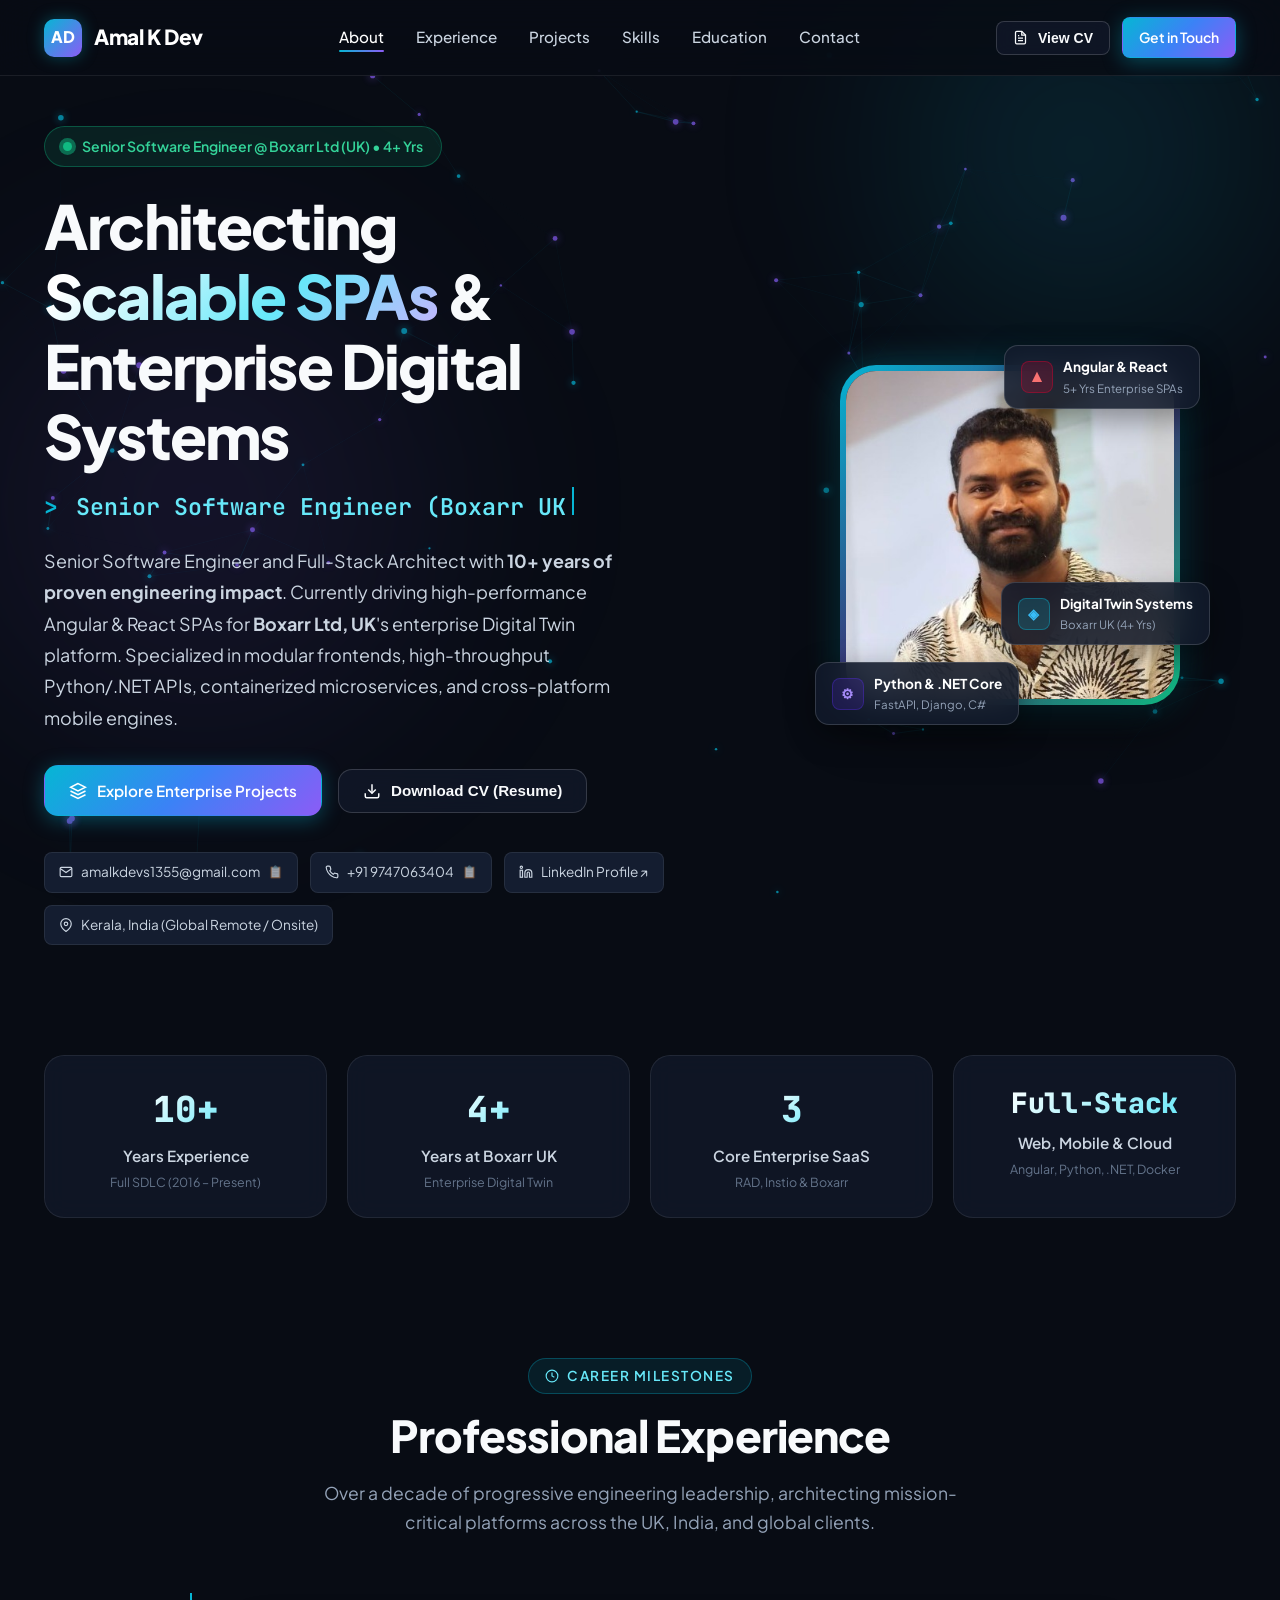
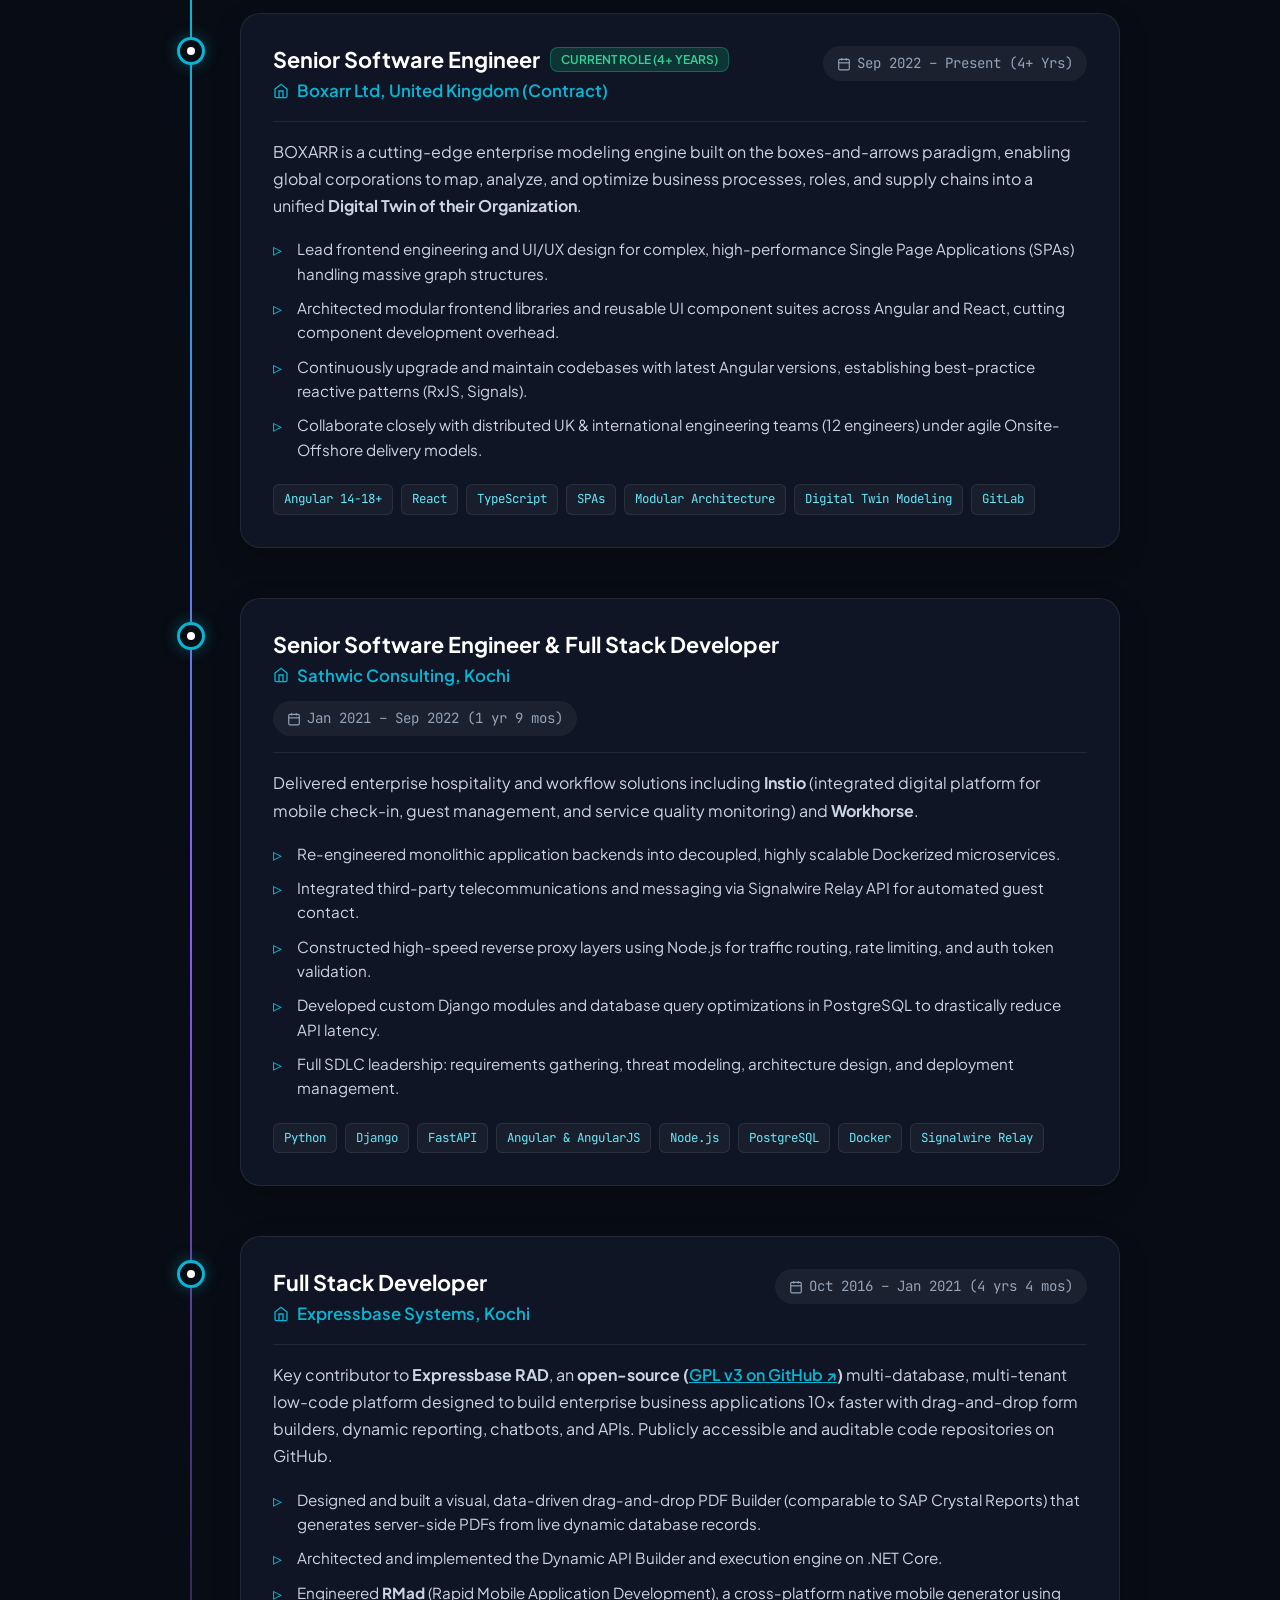
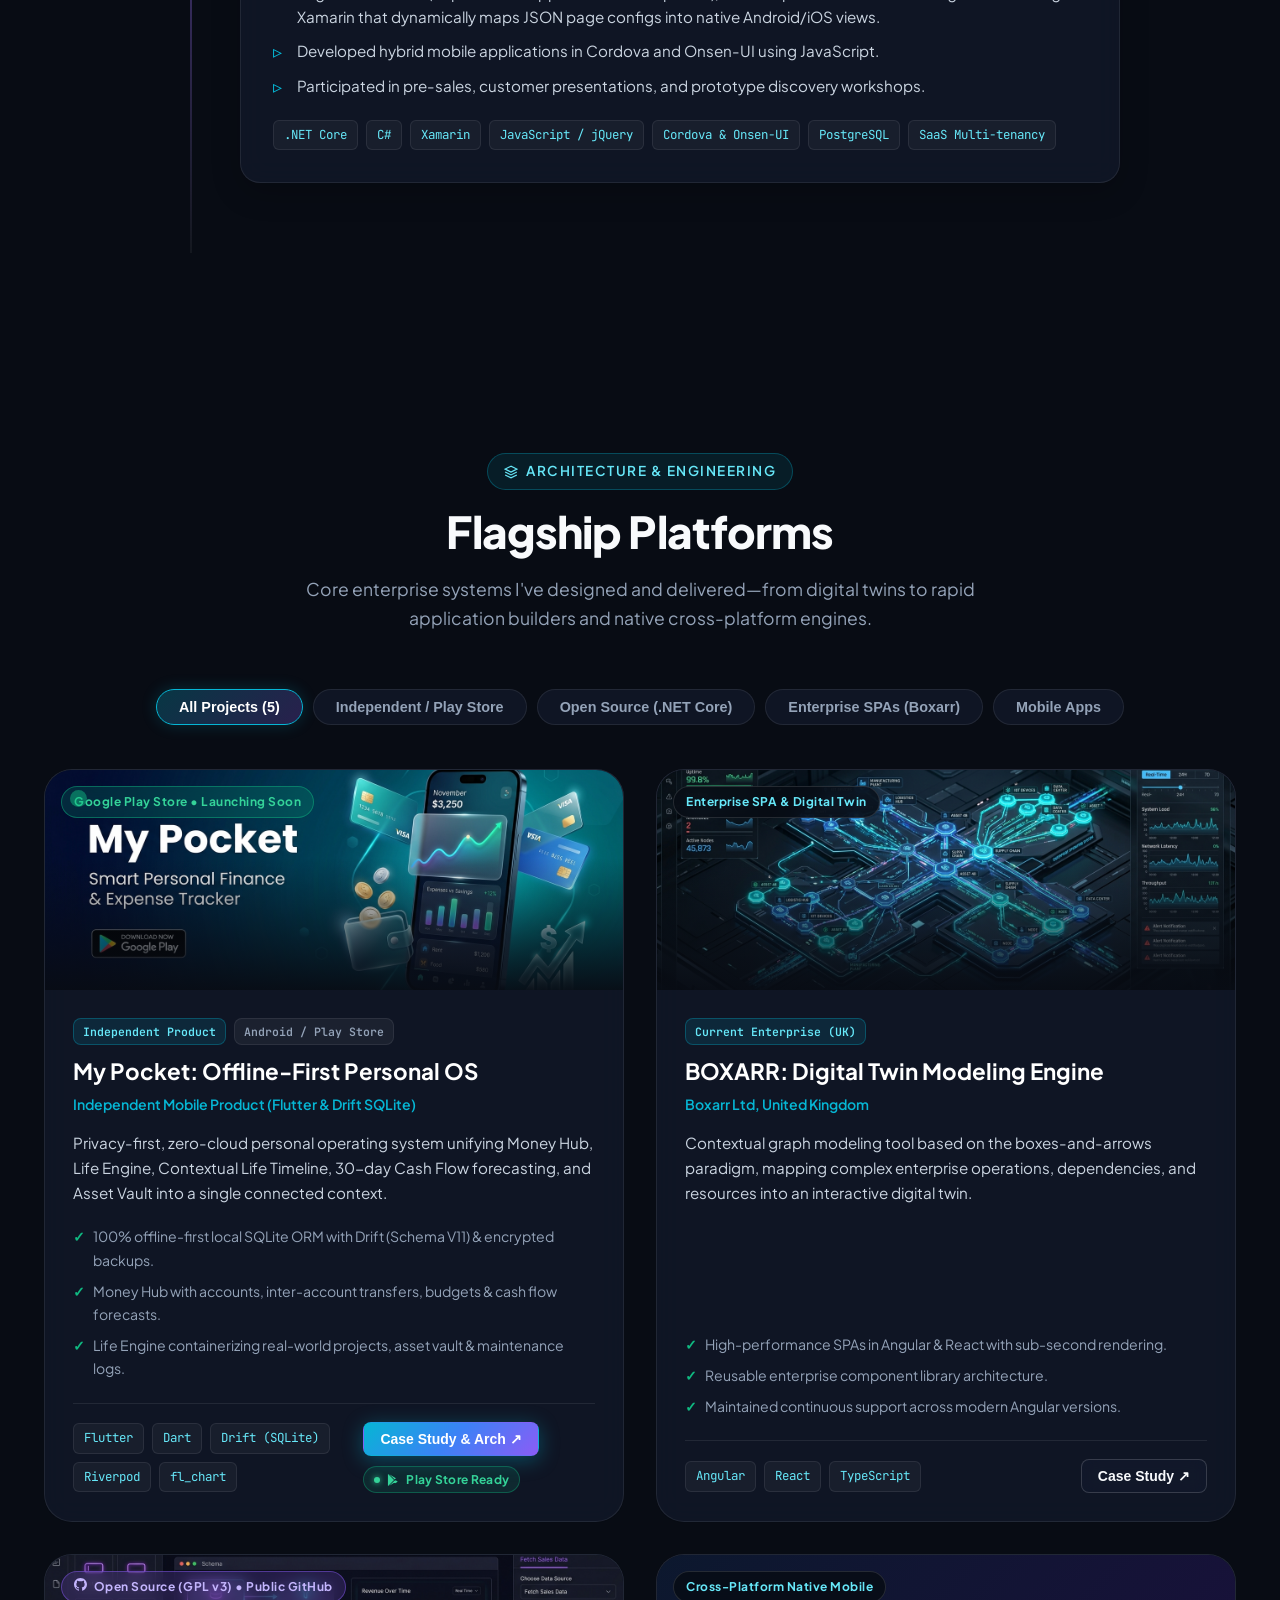
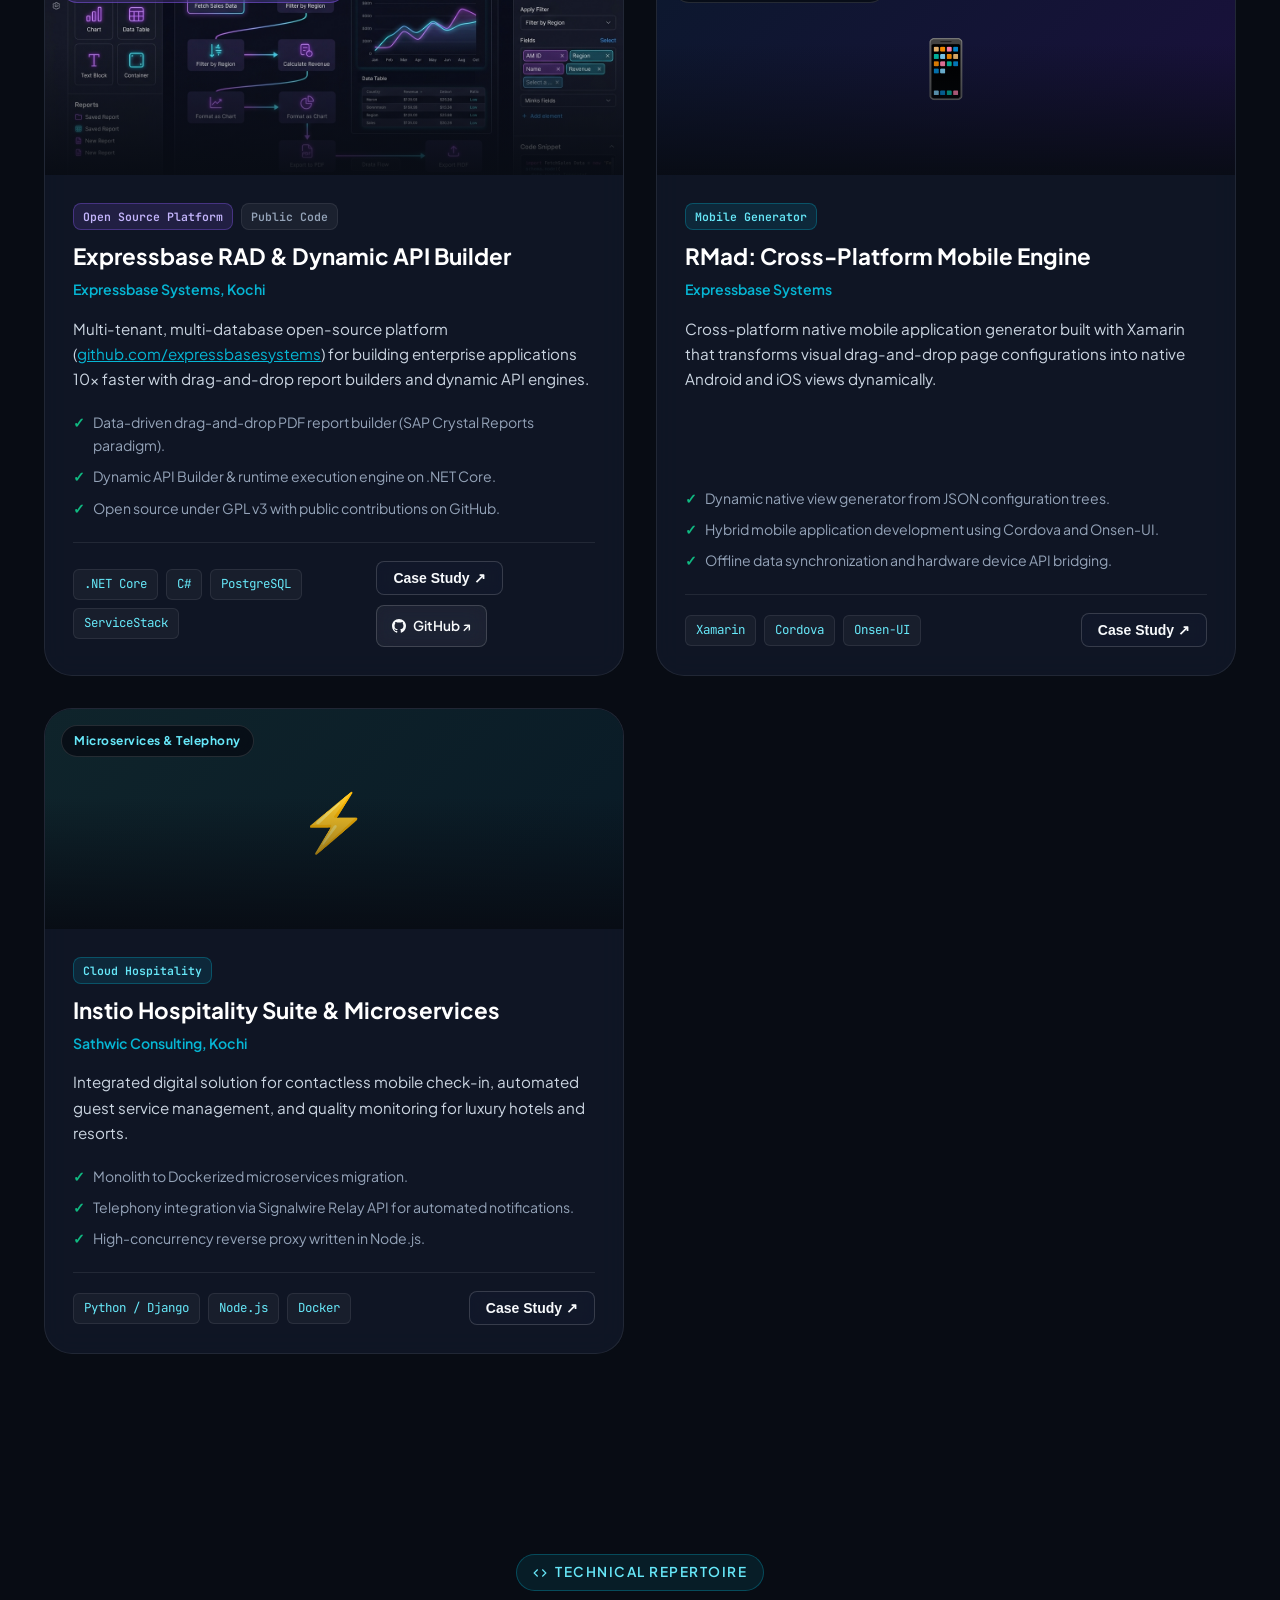
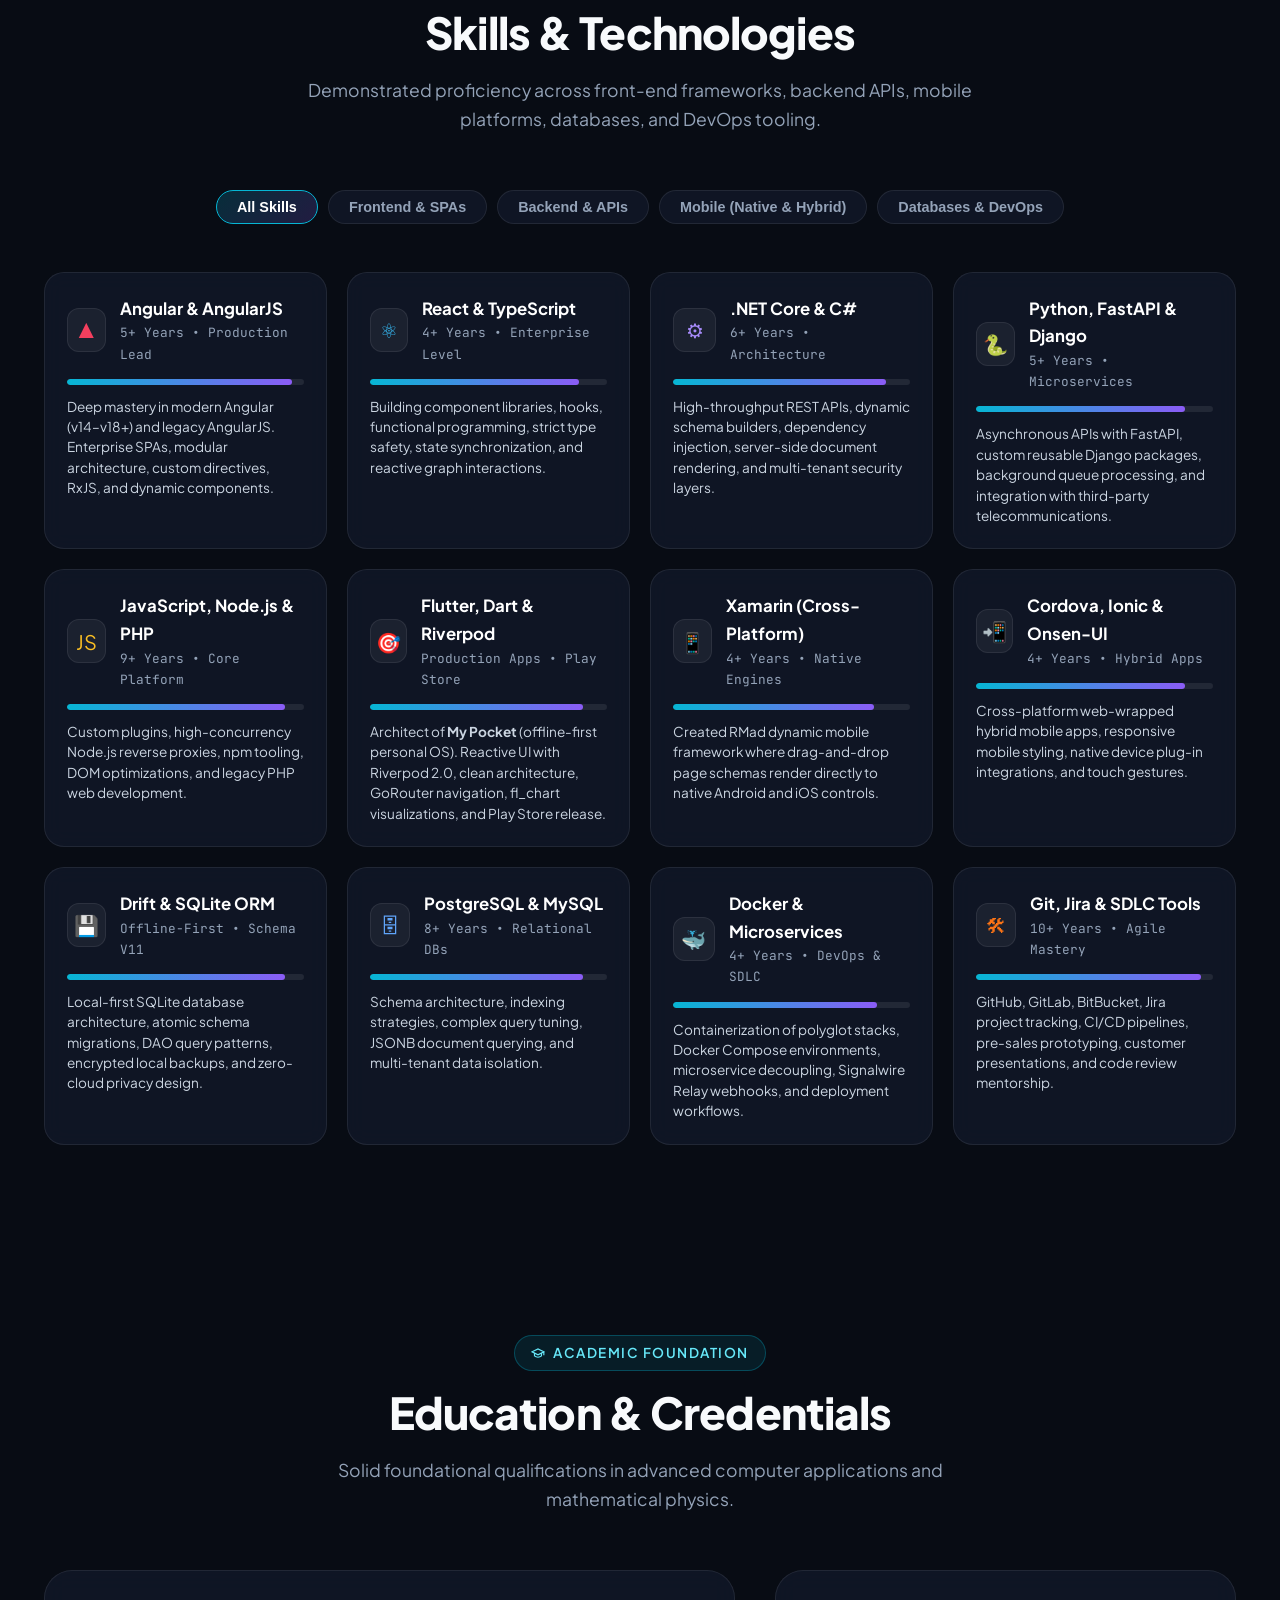
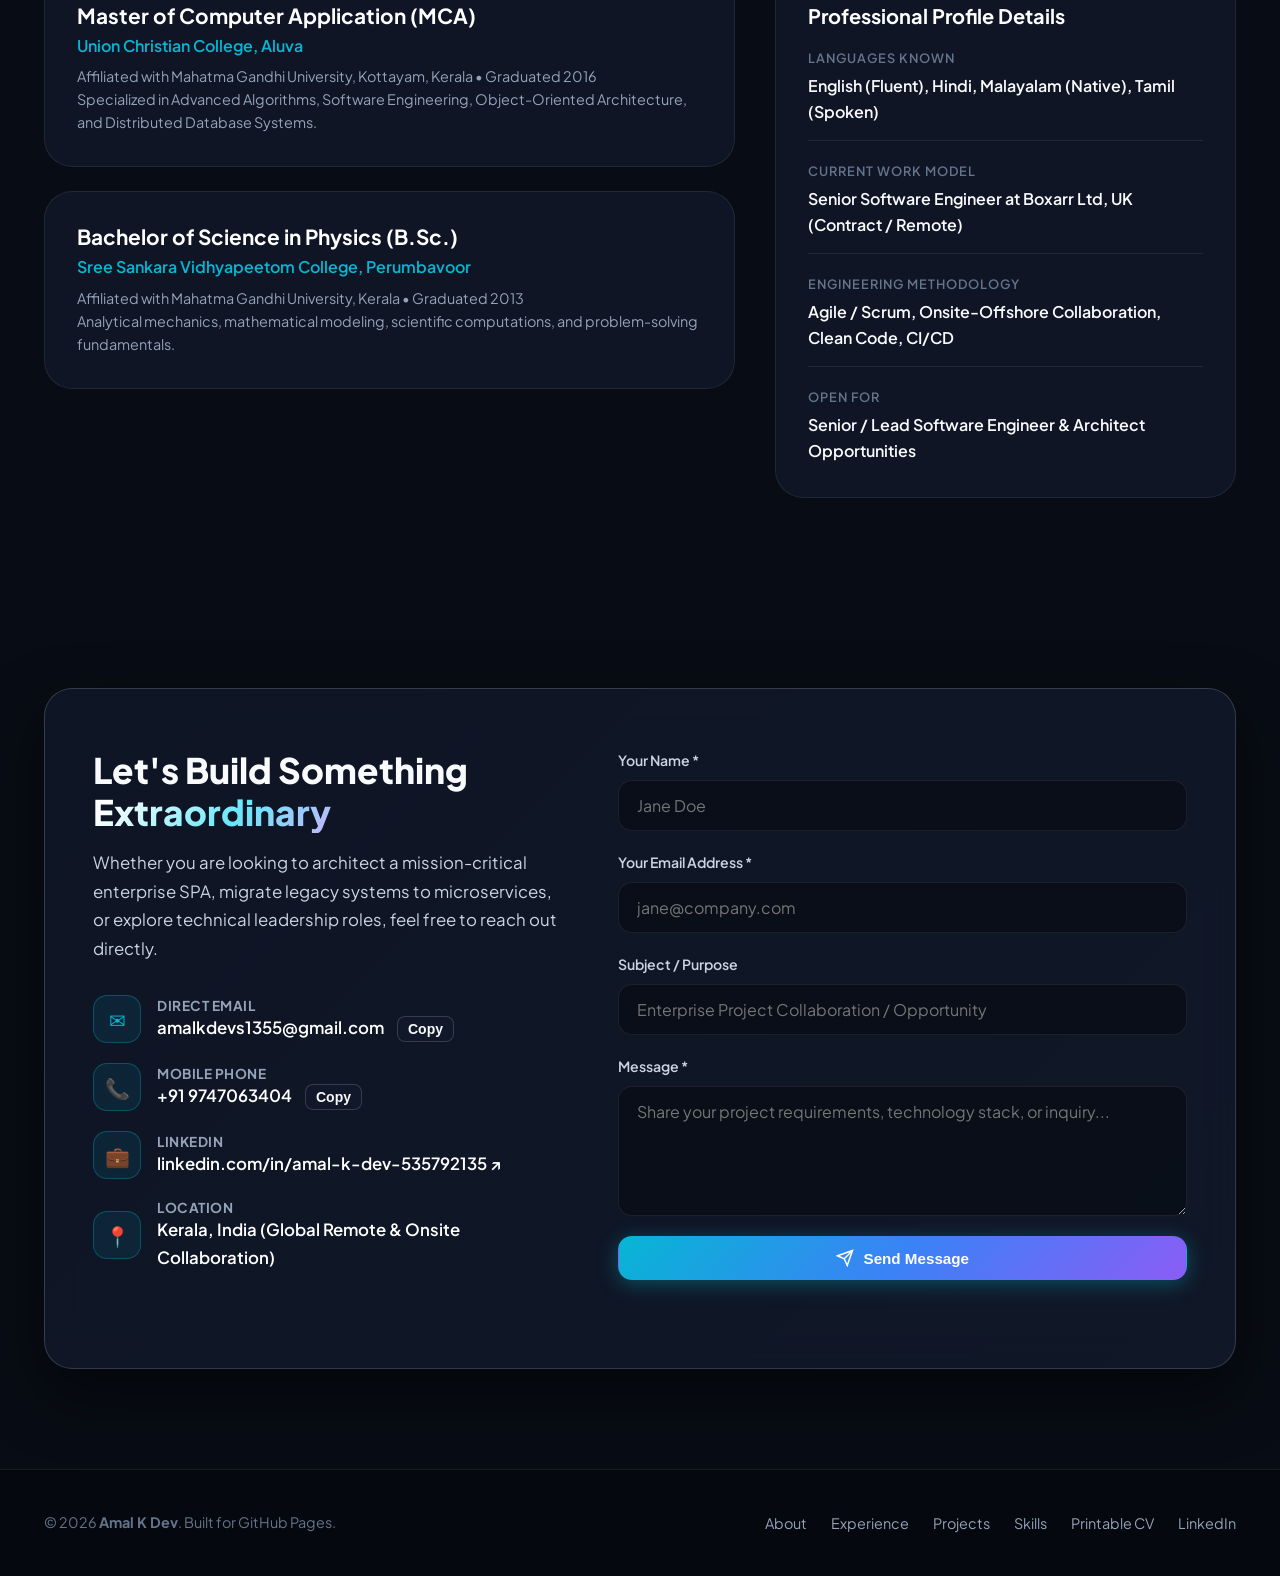
<file: index.html>
<!DOCTYPE html>
<html lang="en">
<head>
  <meta charset="UTF-8">
  <meta name="viewport" content="width=device-width, initial-scale=1.0">
  <title>Amal K Dev | Senior Software Engineer & Full-Stack Architect</title>
  <meta name="description" content="Portfolio of Amal K Dev, Senior Software Engineer with 10+ years experience specializing in Angular, React, Python, .NET Core, Enterprise Digital Twins, and Cloud Microservices. Currently at Boxarr Ltd, UK.">
  <meta name="keywords" content="Amal K Dev, Senior Software Engineer, Full Stack Developer, Angular Developer, Boxarr UK, Python, FastAPI, Django, .NET Core, Xamarin, Digital Twin, Portfolio">
  <meta name="author" content="Amal K Dev">

  <!-- Open Graph / Social Meta -->
  <meta property="og:title" content="Amal K Dev | Senior Software Engineer & Full-Stack Architect">
  <meta property="og:description" content="10+ years engineering high-performance SPAs, Digital Twins, and scalable enterprise platforms. Explore projects, architecture, and experience.">
  <meta property="og:type" content="website">
  <meta property="og:url" content="https://amalkdev.github.io/">
  <meta property="og:image" content="./assets/images/avatar.jpg">

  <!-- Favicon -->
  <link rel="icon" type="image/svg+xml" href="data:image/svg+xml,<svg xmlns='http://www.w3.org/2000/svg' viewBox='0 0 100 100'><rect width='100' height='100' rx='25' fill='%2306b6d4'/><text x='50%' y='62%' text-anchor='middle' font-family='sans-serif' font-size='48' font-weight='bold' fill='%23ffffff'>AD</text></svg>">

  <!-- Google Fonts -->
  <link rel="preconnect" href="https://fonts.googleapis.com">
  <link rel="preconnect" href="https://fonts.gstatic.com" crossorigin>
  <link href="https://fonts.googleapis.com/css2?family=JetBrains+Mono:wght@400;500;700&family=Plus+Jakarta+Sans:wght@400;500;600;700;800&display=swap" rel="stylesheet">

  <!-- Stylesheet -->
  <link rel="stylesheet" href="./styles.css">
</head>
<body>

  <!-- Interactive Digital Twin Canvas Background -->
  <canvas id="network-canvas"></canvas>
  <div class="ambient-glow-1"></div>
  <div class="ambient-glow-2"></div>

  <!-- ========================================================================
       NAVBAR
       ======================================================================== -->
  <header class="navbar" id="navbar">
    <div class="container nav-container">
      <a href="#about" class="nav-brand">
        <div class="brand-badge">AD</div>
        <span>Amal K Dev</span>
      </a>

      <ul class="nav-links" id="nav-links">
        <li><a href="#about" class="nav-link active">About</a></li>
        <li><a href="#experience" class="nav-link">Experience</a></li>
        <li><a href="#projects" class="nav-link">Projects</a></li>
        <li><a href="#skills" class="nav-link">Skills</a></li>
        <li><a href="#education" class="nav-link">Education</a></li>
        <li><a href="#contact" class="nav-link">Contact</a></li>
        <li class="mobile-nav-divider"></li>
        <li class="mobile-nav-action-item">
          <button class="btn btn-secondary btn-full open-resume-btn">
            <svg width="15" height="15" viewBox="0 0 24 24" fill="none" stroke="currentColor" stroke-width="2"><path d="M14 2H6a2 2 0 0 0-2 2v16a2 2 0 0 0 2 2h12a2 2 0 0 0 2-2V8z"></path><polyline points="14 2 14 8 20 8"></polyline><line x1="16" y1="13" x2="8" y2="13"></line><line x1="16" y1="17" x2="8" y2="17"></line><polyline points="10 9 9 9 8 9"></polyline></svg>
            View CV (Resume)
          </button>
        </li>
        <li class="mobile-nav-action-item">
          <a href="#contact" class="btn btn-primary btn-full mobile-contact-btn">
            <svg width="15" height="15" viewBox="0 0 24 24" fill="none" stroke="currentColor" stroke-width="2"><path d="M22 16.92v3a2 2 0 0 1-2.18 2 19.79 19.79 0 0 1-8.63-3.07 19.5 19.5 0 0 1-6-6 19.79 19.79 0 0 1-3.07-8.67A2 2 0 0 1 4.11 2h3a2 2 0 0 1 2 1.72 12.84 12.84 0 0 0 .7 2.81 2 2 0 0 1-.45 2.11L8.09 9.91a16 16 0 0 0 6 6l1.27-1.27a2 2 0 0 1 2.11-.45 12.84 12.84 0 0 0 2.81.7A2 2 0 0 1 22 16.92z"></path></svg>
            Get in Touch
          </a>
        </li>
      </ul>

      <div class="nav-actions">
        <div class="desktop-nav-actions">
          <button class="btn btn-secondary btn-sm open-resume-btn" id="nav-resume-btn">
            <svg width="15" height="15" viewBox="0 0 24 24" fill="none" stroke="currentColor" stroke-width="2"><path d="M14 2H6a2 2 0 0 0-2 2v16a2 2 0 0 0 2 2h12a2 2 0 0 0 2-2V8z"></path><polyline points="14 2 14 8 20 8"></polyline><line x1="16" y1="13" x2="8" y2="13"></line><line x1="16" y1="17" x2="8" y2="17"></line><polyline points="10 9 9 9 8 9"></polyline></svg>
            View CV
          </button>
          <a href="#contact" class="btn btn-primary btn-sm">Get in Touch</a>
        </div>
        <button class="menu-toggle" id="menu-toggle" aria-label="Toggle navigation menu" aria-expanded="false">
          <span class="hamburger-bar"></span>
          <span class="hamburger-bar"></span>
          <span class="hamburger-bar"></span>
        </button>
      </div>
    </div>
  </header>
  <div class="mobile-nav-backdrop" id="mobile-nav-backdrop"></div>

  <!-- ========================================================================
       HERO SECTION
       ======================================================================== -->
  <section id="about" class="hero">
    <div class="container">
      <div class="hero-grid">
        <div class="hero-content">
          <div class="status-badge">
            <span class="status-pulse"></span>
            <span class="status-text">Senior Software Engineer @ Boxarr Ltd (UK) • 4+ Yrs</span>
          </div>

          <h1 class="hero-title">
            Architecting <span class="gradient-text">Scalable SPAs</span> & Enterprise Digital Systems
          </h1>

          <div class="hero-typing-wrap">
            <span class="typing-prompt">&gt;&nbsp;</span>
            <span id="hero-typing"></span>
            <span class="typing-cursor"></span>
          </div>

          <p class="hero-desc">
            Senior Software Engineer and Full-Stack Architect with <strong>10+ years of proven engineering impact</strong>. Currently driving high-performance Angular & React SPAs for <strong>Boxarr Ltd, UK</strong>'s enterprise Digital Twin platform. Specialized in modular frontends, high-throughput Python/.NET APIs, containerized microservices, and cross-platform mobile engines.
          </p>

          <div class="hero-ctas">
            <a href="#projects" class="btn btn-primary">
              <svg width="18" height="18" viewBox="0 0 24 24" fill="none" stroke="currentColor" stroke-width="2"><polygon points="12 2 2 7 12 12 22 7 12 2"></polygon><polyline points="2 17 12 22 22 17"></polyline><polyline points="2 12 12 17 22 12"></polyline></svg>
              Explore Enterprise Projects
            </a>
            <button class="btn btn-secondary open-resume-btn">
              <svg width="18" height="18" viewBox="0 0 24 24" fill="none" stroke="currentColor" stroke-width="2"><path d="M21 15v4a2 2 0 0 1-2 2H5a2 2 0 0 1-2-2v-4"></path><polyline points="7 10 12 15 17 10"></polyline><line x1="12" y1="15" x2="12" y2="3"></line></svg>
              Download CV (Resume)
            </button>
          </div>

          <!-- Quick Interactive Contact Chips -->
          <div class="contact-chips">
            <div class="contact-chip" data-copy-text="amalkdevs1355@gmail.com" data-copy-label="Email Copied">
              <svg width="14" height="14" viewBox="0 0 24 24" fill="none" stroke="currentColor" stroke-width="2"><path d="M4 4h16c1.1 0 2 .9 2 2v12c0 1.1-.9 2-2 2H4c-1.1 0-2-.9-2-2V6c0-1.1.9-2 2-2z"></path><polyline points="22,6 12,13 2,6"></polyline></svg>
              <span>amalkdevs1355@gmail.com</span>
              <span class="chip-copy-icon">📋</span>
            </div>

            <div class="contact-chip" data-copy-text="+919747063404" data-copy-label="Phone Copied">
              <svg width="14" height="14" viewBox="0 0 24 24" fill="none" stroke="currentColor" stroke-width="2"><path d="M22 16.92v3a2 2 0 0 1-2.18 2 19.79 19.79 0 0 1-8.63-3.07 19.5 19.5 0 0 1-6-6 19.79 19.79 0 0 1-3.07-8.67A2 2 0 0 1 4.11 2h3a2 2 0 0 1 2 1.72 12.84 12.84 0 0 0 .7 2.81 2 2 0 0 1-.45 2.11L8.09 9.91a16 16 0 0 0 6 6l1.27-1.27a2 2 0 0 1 2.11-.45 12.84 12.84 0 0 0 2.81.7A2 2 0 0 1 22 16.92z"></path></svg>
              <span>+91 9747063404</span>
              <span class="chip-copy-icon">📋</span>
            </div>

            <a href="https://www.linkedin.com/in/amal-k-dev-535792135" target="_blank" rel="noopener noreferrer" class="contact-chip">
              <svg width="14" height="14" viewBox="0 0 24 24" fill="none" stroke="currentColor" stroke-width="2"><path d="M16 8a6 6 0 0 1 6 6v7h-4v-7a2 2 0 0 0-2-2 2 2 0 0 0-2 2v7h-4v-7a6 6 0 0 1 6-6z"></path><rect x="2" y="9" width="4" height="12"></rect><circle cx="4" cy="4" r="2"></circle></svg>
              <span>LinkedIn Profile ↗</span>
            </a>

            <div class="contact-chip" style="cursor: default;">
              <svg width="14" height="14" viewBox="0 0 24 24" fill="none" stroke="currentColor" stroke-width="2"><path d="M21 10c0 7-9 13-9 13s-9-6-9-13a9 9 0 0 1 18 0z"></path><circle cx="12" cy="10" r="3"></circle></svg>
              <span>Kerala, India (Global Remote / Onsite)</span>
            </div>
          </div>
        </div>

        <!-- Visual / Avatar with Floating Badges -->
        <div class="hero-visual">
          <div class="avatar-wrapper">
            <div class="avatar-inner">
              <img src="./assets/images/avatar.jpg" alt="Amal K Dev - Senior Software Engineer" class="avatar-img">
            </div>

            <!-- Floating Badges -->
            <div class="floating-chip floating-chip-1">
              <div class="chip-icon angular">▲</div>
              <div class="chip-content">
                <span class="chip-title">Angular & React</span>
                <span class="chip-subtitle">5+ Yrs Enterprise SPAs</span>
              </div>
            </div>

            <div class="floating-chip floating-chip-2">
              <div class="chip-icon dotnet">⚙</div>
              <div class="chip-content">
                <span class="chip-title">Python & .NET Core</span>
                <span class="chip-subtitle">FastAPI, Django, C#</span>
              </div>
            </div>

            <div class="floating-chip floating-chip-3">
              <div class="chip-icon digitaltwin">◈</div>
              <div class="chip-content">
                <span class="chip-title">Digital Twin Systems</span>
                <span class="chip-subtitle">Boxarr UK (4+ Yrs)</span>
              </div>
            </div>
          </div>
        </div>
      </div>
    </div>
  </section>

  <!-- ========================================================================
       KEY STATS & METRICS
       ======================================================================== -->
  <section class="stats-section">
    <div class="container">
      <div class="stats-grid">
        <div class="stat-card">
          <span class="stat-number">10+</span>
          <span class="stat-label">Years Experience</span>
          <span class="stat-sublabel">Full SDLC (2016 – Present)</span>
        </div>

        <div class="stat-card">
          <span class="stat-number">4+</span>
          <span class="stat-label">Years at Boxarr UK</span>
          <span class="stat-sublabel">Enterprise Digital Twin</span>
        </div>

        <div class="stat-card">
          <span class="stat-number">3</span>
          <span class="stat-label">Core Enterprise SaaS</span>
          <span class="stat-sublabel">RAD, Instio & Boxarr</span>
        </div>

        <div class="stat-card">
          <span class="stat-number text-metric">Full-Stack</span>
          <span class="stat-label">Web, Mobile & Cloud</span>
          <span class="stat-sublabel">Angular, Python, .NET, Docker</span>
        </div>
      </div>
    </div>
  </section>

  <!-- ========================================================================
       CAREER EXPERIENCE TIMELINE
       ======================================================================== -->
  <section id="experience" class="experience-section">
    <div class="container">
      <div class="section-header">
        <div class="section-tag">
          <svg viewBox="0 0 24 24" fill="none" stroke="currentColor" stroke-width="2"><circle cx="12" cy="12" r="10"></circle><polyline points="12 6 12 12 16 14"></polyline></svg>
          Career Milestones
        </div>
        <h2 class="section-title">Professional Experience</h2>
        <p class="section-subtitle">
          Over a decade of progressive engineering leadership, architecting mission-critical platforms across the UK, India, and global clients.
        </p>
      </div>

      <div class="timeline">
        <!-- Item 1: Boxarr -->
        <div class="timeline-item">
          <div class="timeline-marker">
            <div class="timeline-marker-inner"></div>
          </div>

          <div class="timeline-card">
            <div class="timeline-card-header">
              <div>
                <h3 class="timeline-role">
                  Senior Software Engineer
                  <span class="timeline-badge badge-current">Current Role (4+ Years)</span>
                </h3>
                <div class="timeline-company">
                  <svg width="16" height="16" viewBox="0 0 24 24" fill="none" stroke="currentColor" stroke-width="2"><path d="M3 9l9-7 9 7v11a2 2 0 0 1-2 2H5a2 2 0 0 1-2-2z"></path><polyline points="9 22 9 12 15 12 15 22"></polyline></svg>
                  Boxarr Ltd, United Kingdom (Contract)
                </div>
              </div>
              <div class="timeline-tenure">
                <svg width="14" height="14" viewBox="0 0 24 24" fill="none" stroke="currentColor" stroke-width="2"><rect x="3" y="4" width="18" height="18" rx="2" ry="2"></rect><line x1="16" y1="2" x2="16" y2="6"></line><line x1="8" y1="2" x2="8" y2="6"></line><line x1="3" y1="10" x2="21" y2="10"></line></svg>
                Sep 2022 – Present (4+ Yrs)
              </div>
            </div>

            <p class="timeline-summary">
              BOXARR is a cutting-edge enterprise modeling engine built on the boxes-and-arrows paradigm, enabling global corporations to map, analyze, and optimize business processes, roles, and supply chains into a unified <strong>Digital Twin of their Organization</strong>.
            </p>

            <ul class="timeline-bullets">
              <li>Lead frontend engineering and UI/UX design for complex, high-performance Single Page Applications (SPAs) handling massive graph structures.</li>
              <li>Architected modular frontend libraries and reusable UI component suites across Angular and React, cutting component development overhead.</li>
              <li>Continuously upgrade and maintain codebases with latest Angular versions, establishing best-practice reactive patterns (RxJS, Signals).</li>
              <li>Collaborate closely with distributed UK & international engineering teams (12 engineers) under agile Onsite-Offshore delivery models.</li>
            </ul>

            <div class="tech-tag-group">
              <span class="tech-tag">Angular 14-18+</span>
              <span class="tech-tag">React</span>
              <span class="tech-tag">TypeScript</span>
              <span class="tech-tag">SPAs</span>
              <span class="tech-tag">Modular Architecture</span>
              <span class="tech-tag">Digital Twin Modeling</span>
              <span class="tech-tag">GitLab</span>
            </div>
          </div>
        </div>

        <!-- Item 2: Sathwic Consulting -->
        <div class="timeline-item">
          <div class="timeline-marker">
            <div class="timeline-marker-inner"></div>
          </div>

          <div class="timeline-card">
            <div class="timeline-card-header">
              <div>
                <h3 class="timeline-role">Senior Software Engineer & Full Stack Developer</h3>
                <div class="timeline-company">
                  <svg width="16" height="16" viewBox="0 0 24 24" fill="none" stroke="currentColor" stroke-width="2"><path d="M3 9l9-7 9 7v11a2 2 0 0 1-2 2H5a2 2 0 0 1-2-2z"></path><polyline points="9 22 9 12 15 12 15 22"></polyline></svg>
                  Sathwic Consulting, Kochi
                </div>
              </div>
              <div class="timeline-tenure">
                <svg width="14" height="14" viewBox="0 0 24 24" fill="none" stroke="currentColor" stroke-width="2"><rect x="3" y="4" width="18" height="18" rx="2" ry="2"></rect><line x1="16" y1="2" x2="16" y2="6"></line><line x1="8" y1="2" x2="8" y2="6"></line><line x1="3" y1="10" x2="21" y2="10"></line></svg>
                Jan 2021 – Sep 2022 (1 yr 9 mos)
              </div>
            </div>

            <p class="timeline-summary">
              Delivered enterprise hospitality and workflow solutions including <strong>Instio</strong> (integrated digital platform for mobile check-in, guest management, and service quality monitoring) and <strong>Workhorse</strong>.
            </p>

            <ul class="timeline-bullets">
              <li>Re-engineered monolithic application backends into decoupled, highly scalable Dockerized microservices.</li>
              <li>Integrated third-party telecommunications and messaging via Signalwire Relay API for automated guest contact.</li>
              <li>Constructed high-speed reverse proxy layers using Node.js for traffic routing, rate limiting, and auth token validation.</li>
              <li>Developed custom Django modules and database query optimizations in PostgreSQL to drastically reduce API latency.</li>
              <li>Full SDLC leadership: requirements gathering, threat modeling, architecture design, and deployment management.</li>
            </ul>

            <div class="tech-tag-group">
              <span class="tech-tag">Python</span>
              <span class="tech-tag">Django</span>
              <span class="tech-tag">FastAPI</span>
              <span class="tech-tag">Angular & AngularJS</span>
              <span class="tech-tag">Node.js</span>
              <span class="tech-tag">PostgreSQL</span>
              <span class="tech-tag">Docker</span>
              <span class="tech-tag">Signalwire Relay</span>
            </div>
          </div>
        </div>

        <!-- Item 3: Expressbase Systems -->
        <div class="timeline-item">
          <div class="timeline-marker">
            <div class="timeline-marker-inner"></div>
          </div>

          <div class="timeline-card">
            <div class="timeline-card-header">
              <div>
                <h3 class="timeline-role">Full Stack Developer</h3>
                <div class="timeline-company">
                  <svg width="16" height="16" viewBox="0 0 24 24" fill="none" stroke="currentColor" stroke-width="2"><path d="M3 9l9-7 9 7v11a2 2 0 0 1-2 2H5a2 2 0 0 1-2-2z"></path><polyline points="9 22 9 12 15 12 15 22"></polyline></svg>
                  Expressbase Systems, Kochi
                </div>
              </div>
              <div class="timeline-tenure">
                <svg width="14" height="14" viewBox="0 0 24 24" fill="none" stroke="currentColor" stroke-width="2"><rect x="3" y="4" width="18" height="18" rx="2" ry="2"></rect><line x1="16" y1="2" x2="16" y2="6"></line><line x1="8" y1="2" x2="8" y2="6"></line><line x1="3" y1="10" x2="21" y2="10"></line></svg>
                Oct 2016 – Jan 2021 (4 yrs 4 mos)
              </div>
            </div>

            <p class="timeline-summary">
              Key contributor to <strong>Expressbase RAD</strong>, an <strong>open-source (<a href="https://github.com/expressbasesystems" target="_blank" rel="noopener noreferrer" style="color: var(--cyan); text-decoration: underline; font-weight: 600;">GPL v3 on GitHub ↗</a>)</strong> multi-database, multi-tenant low-code platform designed to build enterprise business applications 10x faster with drag-and-drop form builders, dynamic reporting, chatbots, and APIs. Publicly accessible and auditable code repositories on GitHub.
            </p>

            <ul class="timeline-bullets">
              <li>Designed and built a visual, data-driven drag-and-drop PDF Builder (comparable to SAP Crystal Reports) that generates server-side PDFs from live dynamic database records.</li>
              <li>Architected and implemented the Dynamic API Builder and execution engine on .NET Core.</li>
              <li>Engineered <strong>RMad</strong> (Rapid Mobile Application Development), a cross-platform native mobile generator using Xamarin that dynamically maps JSON page configs into native Android/iOS views.</li>
              <li>Developed hybrid mobile applications in Cordova and Onsen-UI using JavaScript.</li>
              <li>Participated in pre-sales, customer presentations, and prototype discovery workshops.</li>
            </ul>

            <div class="tech-tag-group">
              <span class="tech-tag">.NET Core</span>
              <span class="tech-tag">C#</span>
              <span class="tech-tag">Xamarin</span>
              <span class="tech-tag">JavaScript / jQuery</span>
              <span class="tech-tag">Cordova & Onsen-UI</span>
              <span class="tech-tag">PostgreSQL</span>
              <span class="tech-tag">SaaS Multi-tenancy</span>
            </div>
          </div>
        </div>
      </div>
    </div>
  </section>

  <!-- ========================================================================
       FEATURED PROJECTS & ARCHITECTURE SHOWCASE
       ======================================================================== -->
  <section id="projects" class="projects-section">
    <div class="container">
      <div class="section-header">
        <div class="section-tag">
          <svg viewBox="0 0 24 24" fill="none" stroke="currentColor" stroke-width="2"><polygon points="12 2 2 7 12 12 22 7 12 2"></polygon><polyline points="2 17 12 22 22 17"></polyline><polyline points="2 12 12 17 22 12"></polyline></svg>
          Architecture & Engineering
        </div>
        <h2 class="section-title">Flagship Platforms</h2>
        <p class="section-subtitle">
          Core enterprise systems I've designed and delivered—from digital twins to rapid application builders and native cross-platform engines.
        </p>
      </div>

      <!-- Projects Category Filter Tabs -->
      <div class="projects-filter">
        <button class="project-filter-btn active" data-filter="all">All Projects (5)</button>
        <button class="project-filter-btn" data-filter="independent">Independent / Play Store</button>
        <button class="project-filter-btn" data-filter="opensource">Open Source (.NET Core)</button>
        <button class="project-filter-btn" data-filter="enterprise">Enterprise SPAs (Boxarr)</button>
        <button class="project-filter-btn" data-filter="mobile">Mobile Apps</button>
      </div>

      <div class="projects-grid">
        <!-- Project 1: My Pocket (Independent Flagship Mobile Product) -->
        <div class="project-card" data-project-id="mypocket" data-category="independent mobile">
          <div class="project-preview">
            <img src="./assets/images/my_pocket/feature_graphic.jpg" alt="My Pocket - Offline-First Personal Operating System" class="project-img">
            <div class="project-overlay"></div>
            <div class="project-category-tag badge-playstore">
              <span class="status-pulse" style="width: 7px; height: 7px;"></span>
              Google Play Store • Launching Soon
            </div>
          </div>
          <div class="project-body">
            <div class="project-header-meta">
              <span class="project-badge-pill">Independent Product</span>
              <span class="project-badge-pill pill-subtle">Android / Play Store</span>
            </div>
            <h3 class="project-title">My Pocket: Offline-First Personal OS</h3>
            <div class="project-client">Independent Mobile Product (Flutter & Drift SQLite)</div>
            <p class="project-desc">
              Privacy-first, zero-cloud personal operating system unifying Money Hub, Life Engine, Contextual Life Timeline, 30-day Cash Flow forecasting, and Asset Vault into a single connected context.
            </p>
            <ul class="project-highlights">
              <li>100% offline-first local SQLite ORM with Drift (Schema V11) & encrypted backups.</li>
              <li>Money Hub with accounts, inter-account transfers, budgets & cash flow forecasts.</li>
              <li>Life Engine containerizing real-world projects, asset vault & maintenance logs.</li>
            </ul>
            <div class="project-footer">
              <div class="tech-tag-group">
                <span class="tech-tag">Flutter</span>
                <span class="tech-tag">Dart</span>
                <span class="tech-tag">Drift (SQLite)</span>
                <span class="tech-tag">Riverpod</span>
                <span class="tech-tag">fl_chart</span>
              </div>
              <div class="project-card-actions">
                <button class="btn btn-primary btn-sm view-project-btn">Case Study & Arch ↗</button>
                <span class="playstore-pill">
                  <svg width="14" height="14" viewBox="0 0 24 24" fill="currentColor"><path d="M3.609 1.814L13.792 12 3.61 22.186c-.198-.224-.31-.527-.31-.861V2.675c0-.334.112-.637.31-.861zm11.241 11.244l2.128 2.128-11.45 6.577 9.322-8.705zm0-2.116L5.527 2.237l11.45 6.577-2.127 2.128zm1.06 1.058l3.414 1.957c.789.452.789 1.194 0 1.646l-3.414 1.957-1.782-1.78 1.782-1.78z"/></svg>
                  Play Store Ready
                </span>
              </div>
            </div>
          </div>
        </div>

        <!-- Project 2: Boxarr Digital Twin -->
        <div class="project-card" data-project-id="boxarr" data-category="enterprise">
          <div class="project-preview">
            <img src="./assets/images/digital_twin.jpg" alt="BOXARR Digital Twin Platform" class="project-img">
            <div class="project-overlay"></div>
            <div class="project-category-tag">Enterprise SPA & Digital Twin</div>
          </div>
          <div class="project-body">
            <div class="project-header-meta">
              <span class="project-badge-pill pill-boxarr">Current Enterprise (UK)</span>
            </div>
            <h3 class="project-title">BOXARR: Digital Twin Modeling Engine</h3>
            <div class="project-client">Boxarr Ltd, United Kingdom</div>
            <p class="project-desc">
              Contextual graph modeling tool based on the boxes-and-arrows paradigm, mapping complex enterprise operations, dependencies, and resources into an interactive digital twin.
            </p>
            <ul class="project-highlights">
              <li>High-performance SPAs in Angular & React with sub-second rendering.</li>
              <li>Reusable enterprise component library architecture.</li>
              <li>Maintained continuous support across modern Angular versions.</li>
            </ul>
            <div class="project-footer">
              <div class="tech-tag-group">
                <span class="tech-tag">Angular</span>
                <span class="tech-tag">React</span>
                <span class="tech-tag">TypeScript</span>
              </div>
              <button class="btn btn-secondary btn-sm view-project-btn">Case Study ↗</button>
            </div>
          </div>
        </div>

        <!-- Project 3: Expressbase RAD & API Builder -->
        <div class="project-card" data-project-id="expressbase" data-category="opensource enterprise">
          <div class="project-preview">
            <img src="./assets/images/rad_builder.jpg" alt="Expressbase RAD & Dynamic API Builder" class="project-img">
            <div class="project-overlay"></div>
            <div class="project-category-tag badge-opensource">
              <svg width="13" height="13" viewBox="0 0 24 24" fill="currentColor" style="margin-right: 4px;"><path d="M12 0c-6.626 0-12 5.373-12 12 0 5.302 3.438 9.8 8.207 11.387.599.111.793-.261.793-.577v-2.234c-3.338.726-4.033-1.416-4.033-1.416-.546-1.387-1.333-1.756-1.333-1.756-1.089-.745.083-.729.083-.729 1.205.084 1.839 1.237 1.839 1.237 1.07 1.834 2.807 1.304 3.492.997.107-.775.418-1.305.762-1.604-2.665-.305-5.467-1.334-5.467-5.931 0-1.311.469-2.381 1.236-3.221-.124-.303-.535-1.524.117-3.176 0 0 1.008-.322 3.301 1.23.957-.266 1.983-.399 3.003-.404 1.02.005 2.047.138 3.006.404 2.291-1.552 3.297-1.23 3.297-1.23.653 1.653.242 2.874.118 3.176.77.84 1.235 1.911 1.235 3.221 0 4.609-2.807 5.624-5.479 5.921.43.372.823 1.102.823 2.222v3.293c0 .319.192.694.801.576 4.765-1.589 8.199-6.086 8.199-11.386 0-6.627-5.373-12-12-12z"/></svg>
              Open Source (GPL v3) • Public GitHub
            </div>
          </div>
          <div class="project-body">
            <div class="project-header-meta">
              <span class="project-badge-pill pill-opensource">Open Source Platform</span>
              <span class="project-badge-pill pill-subtle">Public Code</span>
            </div>
            <h3 class="project-title">Expressbase RAD & Dynamic API Builder</h3>
            <div class="project-client">Expressbase Systems, Kochi</div>
            <p class="project-desc">
              Multi-tenant, multi-database open-source platform (<a href="https://github.com/expressbasesystems" target="_blank" rel="noopener noreferrer" style="color: var(--cyan); text-decoration: underline;">github.com/expressbasesystems</a>) for building enterprise applications 10x faster with drag-and-drop report builders and dynamic API engines.
            </p>
            <ul class="project-highlights">
              <li>Data-driven drag-and-drop PDF report builder (SAP Crystal Reports paradigm).</li>
              <li>Dynamic API Builder & runtime execution engine on .NET Core.</li>
              <li>Open source under GPL v3 with public contributions on GitHub.</li>
            </ul>
            <div class="project-footer">
              <div class="tech-tag-group">
                <span class="tech-tag">.NET Core</span>
                <span class="tech-tag">C#</span>
                <span class="tech-tag">PostgreSQL</span>
                <span class="tech-tag">ServiceStack</span>
              </div>
              <div class="project-card-actions">
                <button class="btn btn-secondary btn-sm view-project-btn">Case Study ↗</button>
                <a href="https://github.com/expressbasesystems" target="_blank" rel="noopener noreferrer" class="btn btn-secondary btn-sm btn-github" title="View open-source repositories on GitHub">
                  <svg width="14" height="14" viewBox="0 0 24 24" fill="currentColor"><path d="M12 0c-6.626 0-12 5.373-12 12 0 5.302 3.438 9.8 8.207 11.387.599.111.793-.261.793-.577v-2.234c-3.338.726-4.033-1.416-4.033-1.416-.546-1.387-1.333-1.756-1.333-1.756-1.089-.745.083-.729.083-.729 1.205.084 1.839 1.237 1.839 1.237 1.07 1.834 2.807 1.304 3.492.997.107-.775.418-1.305.762-1.604-2.665-.305-5.467-1.334-5.467-5.931 0-1.311.469-2.381 1.236-3.221-.124-.303-.535-1.524.117-3.176 0 0 1.008-.322 3.301 1.23.957-.266 1.983-.399 3.003-.404 1.02.005 2.047.138 3.006.404 2.291-1.552 3.297-1.23 3.297-1.23.653 1.653.242 2.874.118 3.176.77.84 1.235 1.911 1.235 3.221 0 4.609-2.807 5.624-5.479 5.921.43.372.823 1.102.823 2.222v3.293c0 .319.192.694.801.576 4.765-1.589 8.199-6.086 8.199-11.386 0-6.627-5.373-12-12-12z"/></svg>
                  GitHub ↗
                </a>
              </div>
            </div>
          </div>
        </div>

        <!-- Project 4: RMad Mobile Engine -->
        <div class="project-card" data-project-id="rmad" data-category="mobile">
          <div class="project-preview">
            <div style="width:100%; height:100%; background: linear-gradient(135deg, #0c182e, #1a103c); display:flex; align-items:center; justify-content:center;">
              <div style="font-size:3.5rem; color: #8b5cf6;">📱</div>
            </div>
            <div class="project-overlay"></div>
            <div class="project-category-tag">Cross-Platform Native Mobile</div>
          </div>
          <div class="project-body">
            <div class="project-header-meta">
              <span class="project-badge-pill">Mobile Generator</span>
            </div>
            <h3 class="project-title">RMad: Cross-Platform Mobile Engine</h3>
            <div class="project-client">Expressbase Systems</div>
            <p class="project-desc">
              Cross-platform native mobile application generator built with Xamarin that transforms visual drag-and-drop page configurations into native Android and iOS views dynamically.
            </p>
            <ul class="project-highlights">
              <li>Dynamic native view generator from JSON configuration trees.</li>
              <li>Hybrid mobile application development using Cordova and Onsen-UI.</li>
              <li>Offline data synchronization and hardware device API bridging.</li>
            </ul>
            <div class="project-footer">
              <div class="tech-tag-group">
                <span class="tech-tag">Xamarin</span>
                <span class="tech-tag">Cordova</span>
                <span class="tech-tag">Onsen-UI</span>
              </div>
              <button class="btn btn-secondary btn-sm view-project-btn">Case Study ↗</button>
            </div>
          </div>
        </div>

        <!-- Project 5: Instio & Telephony Microservices -->
        <div class="project-card" data-project-id="instio" data-category="enterprise">
          <div class="project-preview">
            <div style="width:100%; height:100%; background: linear-gradient(135deg, #0f242b, #091a26); display:flex; align-items:center; justify-content:center;">
              <div style="font-size:3.5rem; color: #06b6d4;">⚡</div>
            </div>
            <div class="project-overlay"></div>
            <div class="project-category-tag">Microservices & Telephony</div>
          </div>
          <div class="project-body">
            <div class="project-header-meta">
              <span class="project-badge-pill">Cloud Hospitality</span>
            </div>
            <h3 class="project-title">Instio Hospitality Suite & Microservices</h3>
            <div class="project-client">Sathwic Consulting, Kochi</div>
            <p class="project-desc">
              Integrated digital solution for contactless mobile check-in, automated guest service management, and quality monitoring for luxury hotels and resorts.
            </p>
            <ul class="project-highlights">
              <li>Monolith to Dockerized microservices migration.</li>
              <li>Telephony integration via Signalwire Relay API for automated notifications.</li>
              <li>High-concurrency reverse proxy written in Node.js.</li>
            </ul>
            <div class="project-footer">
              <div class="tech-tag-group">
                <span class="tech-tag">Python / Django</span>
                <span class="tech-tag">Node.js</span>
                <span class="tech-tag">Docker</span>
              </div>
              <button class="btn btn-secondary btn-sm view-project-btn">Case Study ↗</button>
            </div>
          </div>
        </div>
      </div>
    </div>
  </section>

  <!-- ========================================================================
       TECHNICAL SKILLS & CAPABILITIES MATRIX
       ======================================================================== -->
  <section id="skills" class="skills-section">
    <div class="container">
      <div class="section-header">
        <div class="section-tag">
          <svg viewBox="0 0 24 24" fill="none" stroke="currentColor" stroke-width="2"><polyline points="16 18 22 12 16 6"></polyline><polyline points="8 6 2 12 8 18"></polyline></svg>
          Technical Repertoire
        </div>
        <h2 class="section-title">Skills & Technologies</h2>
        <p class="section-subtitle">
          Demonstrated proficiency across front-end frameworks, backend APIs, mobile platforms, databases, and DevOps tooling.
        </p>
      </div>

      <!-- Category Filter Tabs -->
      <div class="skills-filter">
        <button class="filter-btn active" data-filter="all">All Skills</button>
        <button class="filter-btn" data-filter="frontend">Frontend & SPAs</button>
        <button class="filter-btn" data-filter="backend">Backend & APIs</button>
        <button class="filter-btn" data-filter="mobile">Mobile (Native & Hybrid)</button>
        <button class="filter-btn" data-filter="database">Databases & DevOps</button>
      </div>

      <div class="skills-grid">
        <!-- Skill 1 -->
        <div class="skill-card" data-category="frontend">
          <div class="skill-header">
            <div class="skill-icon-box" style="color: #f43f5e;">▲</div>
            <div>
              <div class="skill-name">Angular & AngularJS</div>
              <div class="skill-meta">5+ Years • Production Lead</div>
            </div>
          </div>
          <div class="skill-bar-wrap">
            <div class="skill-bar-fill" style="width: 95%;"></div>
          </div>
          <p class="skill-desc">
            Deep mastery in modern Angular (v14–v18+) and legacy AngularJS. Enterprise SPAs, modular architecture, custom directives, RxJS, and dynamic components.
          </p>
        </div>

        <!-- Skill 2 -->
        <div class="skill-card" data-category="frontend">
          <div class="skill-header">
            <div class="skill-icon-box" style="color: #38bdf8;">⚛</div>
            <div>
              <div class="skill-name">React & TypeScript</div>
              <div class="skill-meta">4+ Years • Enterprise Level</div>
            </div>
          </div>
          <div class="skill-bar-wrap">
            <div class="skill-bar-fill" style="width: 88%;"></div>
          </div>
          <p class="skill-desc">
            Building component libraries, hooks, functional programming, strict type safety, state synchronization, and reactive graph interactions.
          </p>
        </div>

        <!-- Skill 3 -->
        <div class="skill-card" data-category="backend">
          <div class="skill-header">
            <div class="skill-icon-box" style="color: #a78bfa;">⚙</div>
            <div>
              <div class="skill-name">.NET Core & C#</div>
              <div class="skill-meta">6+ Years • Architecture</div>
            </div>
          </div>
          <div class="skill-bar-wrap">
            <div class="skill-bar-fill" style="width: 90%;"></div>
          </div>
          <p class="skill-desc">
            High-throughput REST APIs, dynamic schema builders, dependency injection, server-side document rendering, and multi-tenant security layers.
          </p>
        </div>

        <!-- Skill 4 -->
        <div class="skill-card" data-category="backend">
          <div class="skill-header">
            <div class="skill-icon-box" style="color: #34d399;">🐍</div>
            <div>
              <div class="skill-name">Python, FastAPI & Django</div>
              <div class="skill-meta">5+ Years • Microservices</div>
            </div>
          </div>
          <div class="skill-bar-wrap">
            <div class="skill-bar-fill" style="width: 88%;"></div>
          </div>
          <p class="skill-desc">
            Asynchronous APIs with FastAPI, custom reusable Django packages, background queue processing, and integration with third-party telecommunications.
          </p>
        </div>

        <!-- Skill 5 -->
        <div class="skill-card" data-category="backend frontend">
          <div class="skill-header">
            <div class="skill-icon-box" style="color: #fbbf24;">JS</div>
            <div>
              <div class="skill-name">JavaScript, Node.js & PHP</div>
              <div class="skill-meta">9+ Years • Core Platform</div>
            </div>
          </div>
          <div class="skill-bar-wrap">
            <div class="skill-bar-fill" style="width: 92%;"></div>
          </div>
          <p class="skill-desc">
            Custom plugins, high-concurrency Node.js reverse proxies, npm tooling, DOM optimizations, and legacy PHP web development.
          </p>
        </div>

        <!-- Skill 6: Flutter & Dart -->
        <div class="skill-card" data-category="mobile frontend">
          <div class="skill-header">
            <div class="skill-icon-box" style="color: #02569b;">🎯</div>
            <div>
              <div class="skill-name">Flutter, Dart & Riverpod</div>
              <div class="skill-meta">Production Apps • Play Store</div>
            </div>
          </div>
          <div class="skill-bar-wrap">
            <div class="skill-bar-fill" style="width: 90%;"></div>
          </div>
          <p class="skill-desc">
            Architect of <strong>My Pocket</strong> (offline-first personal OS). Reactive UI with Riverpod 2.0, clean architecture, GoRouter navigation, fl_chart visualizations, and Play Store release.
          </p>
        </div>

        <!-- Skill 7 -->
        <div class="skill-card" data-category="mobile">
          <div class="skill-header">
            <div class="skill-icon-box" style="color: #818cf8;">📱</div>
            <div>
              <div class="skill-name">Xamarin (Cross-Platform)</div>
              <div class="skill-meta">4+ Years • Native Engines</div>
            </div>
          </div>
          <div class="skill-bar-wrap">
            <div class="skill-bar-fill" style="width: 85%;"></div>
          </div>
          <p class="skill-desc">
            Created RMad dynamic mobile framework where drag-and-drop page schemas render directly to native Android and iOS controls.
          </p>
        </div>

        <!-- Skill 8 -->
        <div class="skill-card" data-category="mobile">
          <div class="skill-header">
            <div class="skill-icon-box" style="color: #38bdf8;">📲</div>
            <div>
              <div class="skill-name">Cordova, Ionic & Onsen-UI</div>
              <div class="skill-meta">4+ Years • Hybrid Apps</div>
            </div>
          </div>
          <div class="skill-bar-wrap">
            <div class="skill-bar-fill" style="width: 88%;"></div>
          </div>
          <p class="skill-desc">
            Cross-platform web-wrapped hybrid mobile apps, responsive mobile styling, native device plug-in integrations, and touch gestures.
          </p>
        </div>

        <!-- Skill 9: Drift & SQLite ORM -->
        <div class="skill-card" data-category="database mobile">
          <div class="skill-header">
            <div class="skill-icon-box" style="color: #06b6d4;">💾</div>
            <div>
              <div class="skill-name">Drift & SQLite ORM</div>
              <div class="skill-meta">Offline-First • Schema V11</div>
            </div>
          </div>
          <div class="skill-bar-wrap">
            <div class="skill-bar-fill" style="width: 92%;"></div>
          </div>
          <p class="skill-desc">
            Local-first SQLite database architecture, atomic schema migrations, DAO query patterns, encrypted local backups, and zero-cloud privacy design.
          </p>
        </div>

        <!-- Skill 8 -->
        <div class="skill-card" data-category="database">
          <div class="skill-header">
            <div class="skill-icon-box" style="color: #60a5fa;">🗄</div>
            <div>
              <div class="skill-name">PostgreSQL & MySQL</div>
              <div class="skill-meta">8+ Years • Relational DBs</div>
            </div>
          </div>
          <div class="skill-bar-wrap">
            <div class="skill-bar-fill" style="width: 90%;"></div>
          </div>
          <p class="skill-desc">
            Schema architecture, indexing strategies, complex query tuning, JSONB document querying, and multi-tenant data isolation.
          </p>
        </div>

        <!-- Skill 9 -->
        <div class="skill-card" data-category="database">
          <div class="skill-header">
            <div class="skill-icon-box" style="color: #38bdf8;">🐳</div>
            <div>
              <div class="skill-name">Docker & Microservices</div>
              <div class="skill-meta">4+ Years • DevOps & SDLC</div>
            </div>
          </div>
          <div class="skill-bar-wrap">
            <div class="skill-bar-fill" style="width: 86%;"></div>
          </div>
          <p class="skill-desc">
            Containerization of polyglot stacks, Docker Compose environments, microservice decoupling, Signalwire Relay webhooks, and deployment workflows.
          </p>
        </div>

        <!-- Skill 10 -->
        <div class="skill-card" data-category="database">
          <div class="skill-header">
            <div class="skill-icon-box" style="color: #f97316;">🛠</div>
            <div>
              <div class="skill-name">Git, Jira & SDLC Tools</div>
              <div class="skill-meta">10+ Years • Agile Mastery</div>
            </div>
          </div>
          <div class="skill-bar-wrap">
            <div class="skill-bar-fill" style="width: 95%;"></div>
          </div>
          <p class="skill-desc">
            GitHub, GitLab, BitBucket, Jira project tracking, CI/CD pipelines, pre-sales prototyping, customer presentations, and code review mentorship.
          </p>
        </div>
      </div>
    </div>
  </section>

  <!-- ========================================================================
       EDUCATION & BACKGROUND
       ======================================================================== -->
  <section id="education" class="education-section">
    <div class="container">
      <div class="section-header">
        <div class="section-tag">
          <svg viewBox="0 0 24 24" fill="none" stroke="currentColor" stroke-width="2"><path d="M22 10v6M2 10l10-5 10 5-10 5z"></path><path d="M6 12v5c3 3 9 3 12 0v-5"></path></svg>
          Academic Foundation
        </div>
        <h2 class="section-title">Education & Credentials</h2>
        <p class="section-subtitle">
          Solid foundational qualifications in advanced computer applications and mathematical physics.
        </p>
      </div>

      <div class="edu-grid">
        <div class="edu-column">
          <!-- MCA -->
          <div class="edu-card">
            <h3 class="edu-degree">Master of Computer Application (MCA)</h3>
            <div class="edu-college">Union Christian College, Aluva</div>
            <div class="edu-details">
              Affiliated with Mahatma Gandhi University, Kottayam, Kerala • Graduated 2016<br>
              Specialized in Advanced Algorithms, Software Engineering, Object-Oriented Architecture, and Distributed Database Systems.
            </div>
          </div>

          <!-- B.Sc. Physics -->
          <div class="edu-card">
            <h3 class="edu-degree">Bachelor of Science in Physics (B.Sc.)</h3>
            <div class="edu-college">Sree Sankara Vidhyapeetom College, Perumbavoor</div>
            <div class="edu-details">
              Affiliated with Mahatma Gandhi University, Kerala • Graduated 2013<br>
              Analytical mechanics, mathematical modeling, scientific computations, and problem-solving fundamentals.
            </div>
          </div>
        </div>

        <!-- Personal / Languages / Work Model -->
        <div class="personal-box">
          <h3 style="font-size: 1.25rem; font-weight: 700; color: #fff;">Professional Profile Details</h3>

          <div class="personal-item">
            <span class="personal-label">Languages Known</span>
            <span class="personal-value">English (Fluent), Hindi, Malayalam (Native), Tamil (Spoken)</span>
          </div>

          <div class="personal-item">
            <span class="personal-label">Current Work Model</span>
            <span class="personal-value">Senior Software Engineer at Boxarr Ltd, UK (Contract / Remote)</span>
          </div>

          <div class="personal-item">
            <span class="personal-label">Engineering Methodology</span>
            <span class="personal-value">Agile / Scrum, Onsite-Offshore Collaboration, Clean Code, CI/CD</span>
          </div>

          <div class="personal-item">
            <span class="personal-label">Open For</span>
            <span class="personal-value">Senior / Lead Software Engineer & Architect Opportunities</span>
          </div>
        </div>
      </div>
    </div>
  </section>

  <!-- ========================================================================
       CONTACT & CONNECT SECTION
       ======================================================================== -->
  <section id="contact" class="contact-section">
    <div class="container">
      <div class="contact-wrapper">
        <div class="contact-grid">
          <!-- Contact Info -->
          <div class="contact-info">
            <h2 class="contact-title">Let's Build Something <span class="gradient-text">Extraordinary</span></h2>
            <p class="contact-subtitle">
              Whether you are looking to architect a mission-critical enterprise SPA, migrate legacy systems to microservices, or explore technical leadership roles, feel free to reach out directly.
            </p>

            <div class="contact-details-list">
              <div class="contact-detail-item">
                <div class="contact-icon-circle">✉</div>
                <div class="contact-detail-text">
                  <h4>Direct Email</h4>
                  <a href="mailto:amalkdevs1355@gmail.com">amalkdevs1355@gmail.com</a>
                  <button class="btn btn-sm btn-secondary" style="margin-left: 10px; padding: 4px 10px;" data-copy-text="amalkdevs1355@gmail.com" data-copy-label="Email Copied">Copy</button>
                </div>
              </div>

              <div class="contact-detail-item">
                <div class="contact-icon-circle">📞</div>
                <div class="contact-detail-text">
                  <h4>Mobile Phone</h4>
                  <a href="tel:+919747063404">+91 9747063404</a>
                  <button class="btn btn-sm btn-secondary" style="margin-left: 10px; padding: 4px 10px;" data-copy-text="+919747063404" data-copy-label="Phone Copied">Copy</button>
                </div>
              </div>

              <div class="contact-detail-item">
                <div class="contact-icon-circle">💼</div>
                <div class="contact-detail-text">
                  <h4>LinkedIn</h4>
                  <a href="https://www.linkedin.com/in/amal-k-dev-535792135" target="_blank" rel="noopener noreferrer">
                    linkedin.com/in/amal-k-dev-535792135 ↗
                  </a>
                </div>
              </div>

              <div class="contact-detail-item">
                <div class="contact-icon-circle">📍</div>
                <div class="contact-detail-text">
                  <h4>Location</h4>
                  <span>Kerala, India (Global Remote & Onsite Collaboration)</span>
                </div>
              </div>
            </div>
          </div>

          <!-- Contact Form -->
          <div>
            <form id="contact-form" class="contact-form">
              <div class="form-group">
                <label for="contact-name" class="form-label">Your Name *</label>
                <input type="text" id="contact-name" class="form-control" placeholder="Jane Doe" required>
              </div>

              <div class="form-group">
                <label for="contact-email" class="form-label">Your Email Address *</label>
                <input type="email" id="contact-email" class="form-control" placeholder="jane@company.com" required>
              </div>

              <div class="form-group">
                <label for="contact-subject" class="form-label">Subject / Purpose</label>
                <input type="text" id="contact-subject" class="form-control" placeholder="Enterprise Project Collaboration / Opportunity">
              </div>

              <div class="form-group">
                <label for="contact-message" class="form-label">Message *</label>
                <textarea id="contact-message" class="form-control" placeholder="Share your project requirements, technology stack, or inquiry..." required></textarea>
              </div>

              <button type="submit" class="btn btn-primary" style="width: 100%;">
                <svg width="18" height="18" viewBox="0 0 24 24" fill="none" stroke="currentColor" stroke-width="2"><line x1="22" y1="2" x2="11" y2="13"></line><polygon points="22 2 15 22 11 13 2 9 22 2"></polygon></svg>
                Send Message
              </button>
            </form>
          </div>
        </div>
      </div>
    </div>
  </section>

  <!-- ========================================================================
       FOOTER
       ======================================================================== -->
  <footer class="footer">
    <div class="container footer-content">
      <div class="footer-text">
        © 2026 <strong>Amal K Dev</strong>. Built for GitHub Pages.
      </div>
      <ul class="footer-links">
        <li><a href="#about" class="footer-link">About</a></li>
        <li><a href="#experience" class="footer-link">Experience</a></li>
        <li><a href="#projects" class="footer-link">Projects</a></li>
        <li><a href="#skills" class="footer-link">Skills</a></li>
        <li><a href="./resume.html" target="_blank" class="footer-link">Printable CV</a></li>
        <li><a href="https://www.linkedin.com/in/amal-k-dev-535792135" target="_blank" rel="noopener noreferrer" class="footer-link">LinkedIn</a></li>
      </ul>
    </div>
  </footer>

  <!-- ========================================================================
       PROJECT DEEP-DIVE MODAL
       ======================================================================== -->
  <div class="modal-overlay" id="project-modal">
    <div class="modal-container">
      <button class="modal-close-btn" id="modal-close-btn" aria-label="Close modal">✕</button>
      <div class="modal-content">
        <div class="modal-header-block" style="display: flex; gap: 10px; align-items: center; margin-bottom: 12px; padding-right: 48px;">
          <span class="project-category-tag" id="modal-project-badge" style="position: static;">Badge</span>
          <span style="font-size: 0.85rem; color: var(--text-dim);" id="modal-project-client">Client</span>
        </div>
        <h2 id="modal-project-title" style="font-size: 1.8rem; margin-bottom: 16px; color: #fff; padding-right: 48px;">Project Title</h2>

        <h4 style="font-size: 0.95rem; text-transform: uppercase; letter-spacing: 1px; color: var(--cyan); margin-bottom: 8px;">Overview & Business Value</h4>
        <p id="modal-project-overview" style="margin-bottom: 24px; font-size: 1rem; color: var(--text-secondary); line-height: 1.7;"></p>

        <h4 style="font-size: 0.95rem; text-transform: uppercase; letter-spacing: 1px; color: var(--cyan); margin-bottom: 8px;">Key Engineering Contributions</h4>
        <ul id="modal-project-resp" style="list-style: square; padding-left: 20px; margin-bottom: 24px; color: var(--text-secondary); display: flex; flex-direction: column; gap: 8px;"></ul>

        <h4 style="font-size: 0.95rem; text-transform: uppercase; letter-spacing: 1px; color: var(--cyan); margin-bottom: 8px;">Technical Architecture</h4>
        <p id="modal-project-arch" style="margin-bottom: 24px; font-size: 0.95rem; color: var(--text-muted); background: rgba(255,255,255,0.03); padding: 16px; border-radius: 10px; border: 1px solid var(--border-subtle); line-height: 1.6;"></p>

        <h4 style="font-size: 0.95rem; text-transform: uppercase; letter-spacing: 1px; color: var(--cyan); margin-bottom: 8px;">Technologies Utilized</h4>
        <div id="modal-project-tech" class="tech-tag-group"></div>
      </div>
    </div>
  </div>

  <!-- ========================================================================
       RESUME PREVIEW MODAL
       ======================================================================== -->
  <div class="modal-overlay" id="resume-modal">
    <div class="modal-container" style="max-width: 900px;">
      <button class="modal-close-btn" id="resume-modal-close" aria-label="Close modal">✕</button>
      <div class="modal-content">
        <div class="resume-modal-header" style="display: flex; justify-content: space-between; align-items: flex-start; border-bottom: 1px solid var(--border-subtle); padding-bottom: 16px; margin-bottom: 24px; flex-wrap: wrap; gap: 14px; padding-right: 48px;">
          <div>
            <h2 style="font-size: clamp(1.3rem, 3.5vw, 1.8rem); font-weight: 800; color: #fff;">Amal K Dev — Curriculum Vitae</h2>
            <p style="color: var(--cyan); font-weight: 600; font-size: 0.92rem;">Senior Software Engineer • 10+ Years Experience</p>
          </div>
          <div style="display: flex; gap: 10px;">
            <a href="./resume.html" target="_blank" class="btn btn-primary btn-sm resume-action-btn">
              <svg width="15" height="15" viewBox="0 0 24 24" fill="none" stroke="currentColor" stroke-width="2"><polyline points="6 9 6 2 18 2 18 9"></polyline><path d="M6 18H4a2 2 0 0 1-2-2v-5a2 2 0 0 1 2-2h16a2 2 0 0 1 2 2v5a2 2 0 0 1-2 2h-2"></path><rect x="6" y="14" width="12" height="8"></rect></svg>
              Print / Save as PDF
            </a>
          </div>
        </div>

        <div style="font-size: 0.95rem; color: var(--text-secondary); line-height: 1.7; display: flex; flex-direction: column; gap: 20px;">
          <div>
            <h3 style="color: #fff; border-bottom: 1px solid var(--border-cyan); padding-bottom: 6px; margin-bottom: 10px;">Summary</h3>
            <p>
              Senior Software Engineer with 10+ years of comprehensive SDLC experience. 5+ years dedicated to enterprise Single Page Applications in Angular & React. Proven track record architecting Digital Twin platforms, multi-tenant cloud SaaS engines (.NET Core, C#), high-throughput asynchronous APIs (Python FastAPI, Django), and cross-platform mobile frameworks (Xamarin, Cordova). Extensive onsite-offshore collaboration experience with UK enterprise Boxarr Ltd.
            </p>
          </div>

          <div>
            <h3 style="color: #fff; border-bottom: 1px solid var(--border-cyan); padding-bottom: 6px; margin-bottom: 10px;">Employment History</h3>
            <div style="margin-bottom: 14px;">
              <strong>Senior Software Engineer @ Boxarr Ltd, UK (Contract)</strong><br>
              <span style="color: var(--text-muted); font-size: 0.85rem;">Sep 2022 – Present (4+ Years ongoing)</span>
              <ul style="padding-left: 20px; margin-top: 6px;">
                <li>Designed and developed high-performance SPAs in Angular & React for Boxarr's Digital Twin modeling engine.</li>
                <li>Enforced modular architectures, reusable enterprise component libraries, and upgraded system to modern Angular releases.</li>
              </ul>
            </div>

            <div style="margin-bottom: 14px;">
              <strong>Senior Software Engineer @ Sathwic Consulting, Kochi</strong><br>
              <span style="color: var(--text-muted); font-size: 0.85rem;">Jan 2021 – Sep 2022 (1 yr 9 mos)</span>
              <ul style="padding-left: 20px; margin-top: 6px;">
                <li>Engineered Instio (hospitality guest check-in & monitoring) and Workhorse applications.</li>
                <li>Monolith to microservices migration with Docker, Node.js proxy layers, and Signalwire Relay integrations.</li>
              </ul>
            </div>

            <div>
              <strong>Full Stack Developer @ Expressbase Systems, Kochi</strong><br>
              <span style="color: var(--text-muted); font-size: 0.85rem;">Oct 2016 – Jan 2021 (4 yrs 4 mos)</span>
              <ul style="padding-left: 20px; margin-top: 6px;">
                <li>Developed Expressbase RAD visual drag-and-drop PDF report builder (Crystal Reports paradigm) and Dynamic API builder on .NET Core.</li>
                <li>Developed RMad cross-platform native mobile generator using Xamarin and hybrid mobile apps using Cordova/Onsen-UI.</li>
              </ul>
            </div>
          </div>

          <div>
            <h3 style="color: #fff; border-bottom: 1px solid var(--border-cyan); padding-bottom: 6px; margin-bottom: 10px;">Education</h3>
            <p><strong>Master of Computer Application (MCA)</strong> — Union Christian College, Aluva (MG University) • 2016</p>
            <p><strong>Bachelor of Science in Physics (B.Sc.)</strong> — Sree Sankara Vidhyapeetom College (MG University) • 2013</p>
          </div>
        </div>
      </div>
    </div>
  </div>

  <!-- Toast Container -->
  <div class="toast-container"></div>

  <!-- Script -->
  <script src="./app.js"></script>
</body>
</html>
</file>
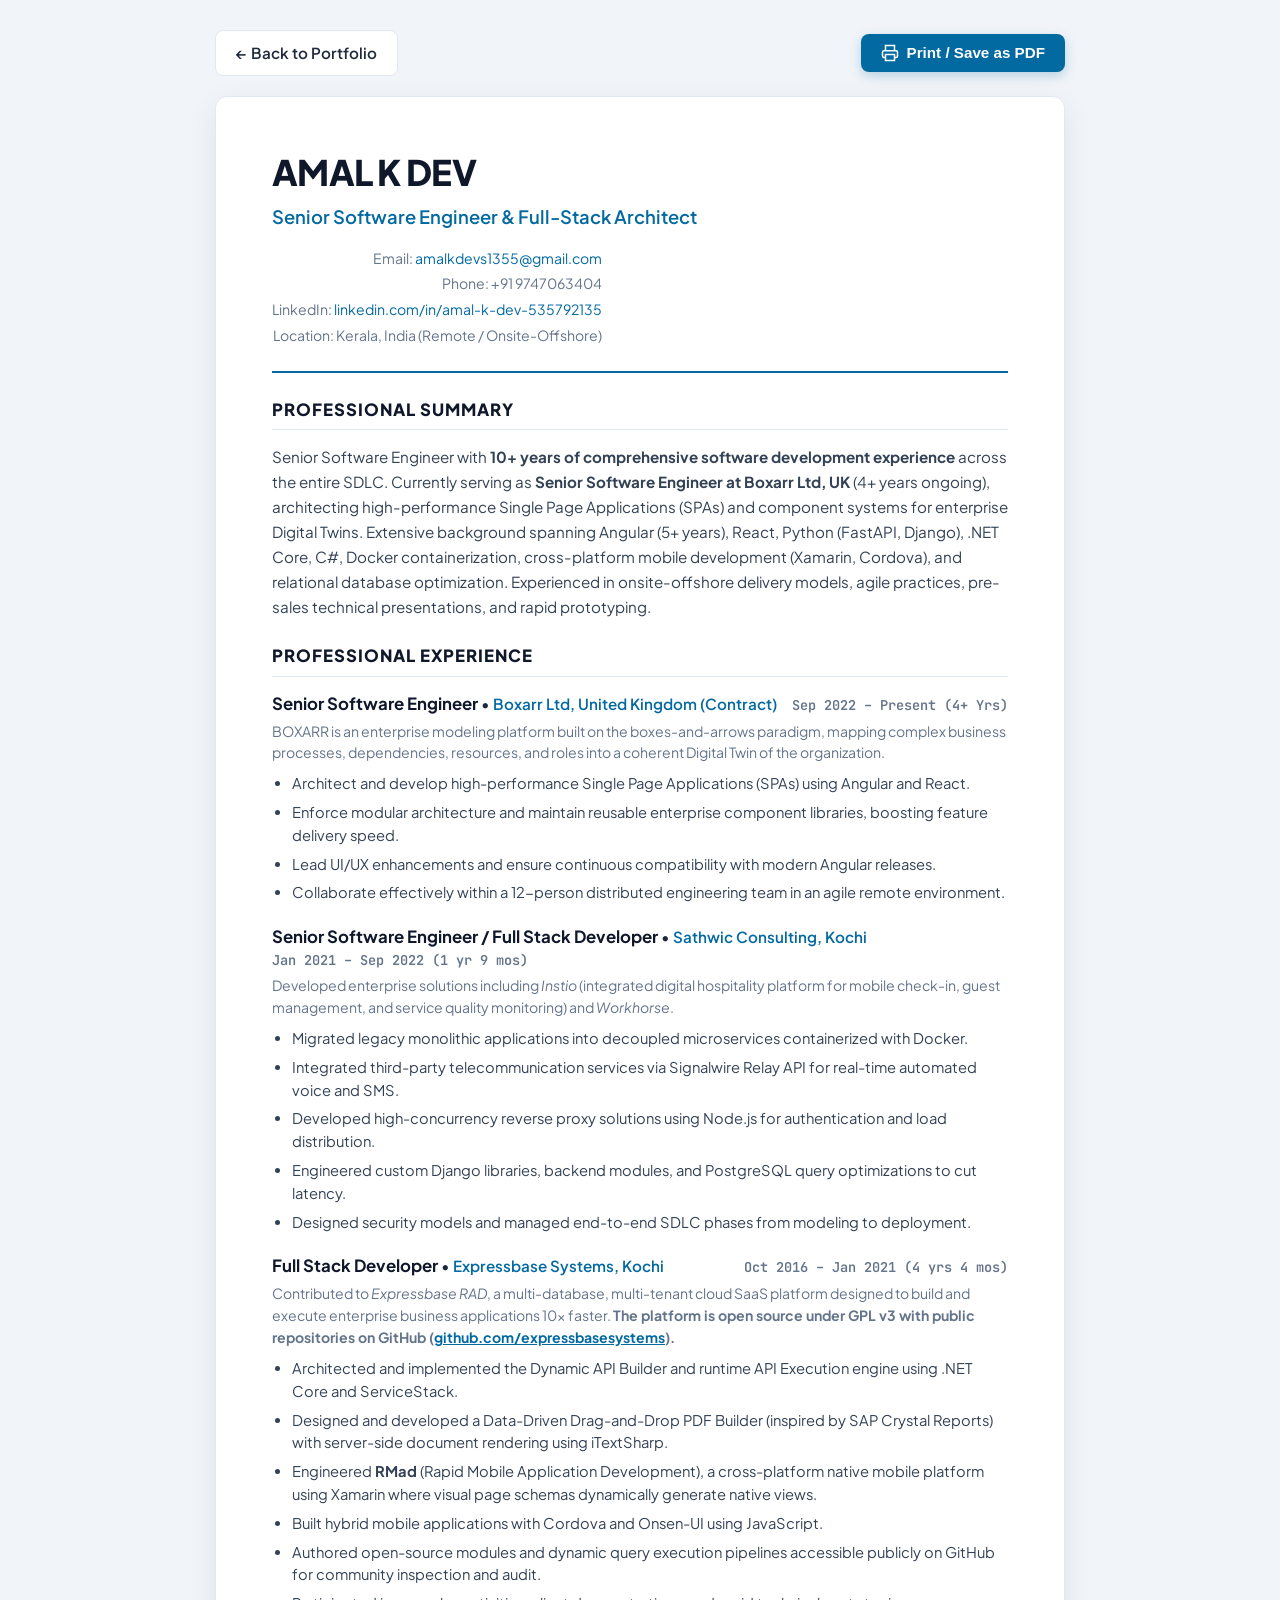
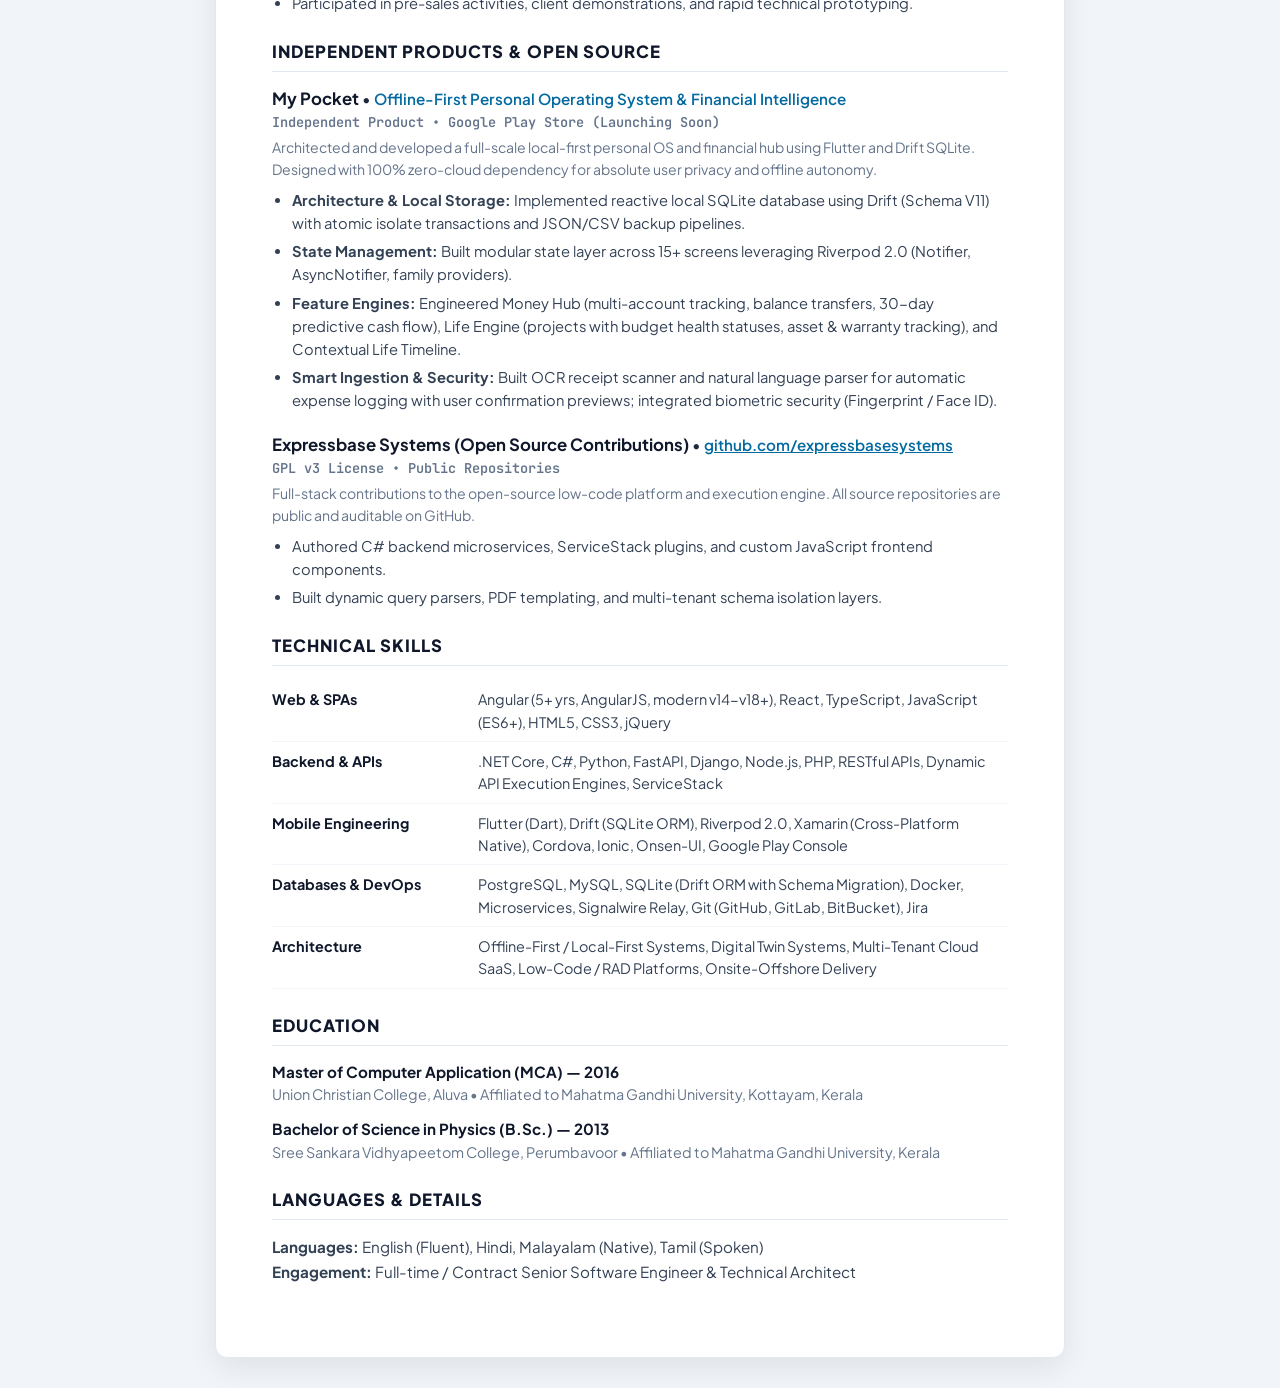
<file: resume.html>
<!DOCTYPE html>
<html lang="en">
<head>
  <meta charset="UTF-8">
  <meta name="viewport" content="width=device-width, initial-scale=1.0">
  <title>Amal K Dev - Curriculum Vitae | Senior Software Engineer</title>
  <link rel="preconnect" href="https://fonts.googleapis.com">
  <link rel="preconnect" href="https://fonts.gstatic.com" crossorigin>
  <link href="https://fonts.googleapis.com/css2?family=Plus+Jakarta+Sans:wght@400;500;600;700;800&family=JetBrains+Mono:wght@400;600&display=swap" rel="stylesheet">
  <style>
    :root {
      --primary: #0f172a;
      --secondary: #0369a1;
      --accent: #0284c7;
      --text: #1e293b;
      --text-muted: #64748b;
      --border: #e2e8f0;
      --bg: #ffffff;
    }

    * {
      box-sizing: border-box;
      margin: 0;
      padding: 0;
    }

    body {
      font-family: 'Plus Jakarta Sans', system-ui, -apple-system, sans-serif;
      background-color: #f1f5f9;
      color: var(--text);
      line-height: 1.55;
      padding: 30px 16px;
    }

    .action-bar {
      max-width: 850px;
      margin: 0 auto 20px auto;
      display: flex;
      justify-content: space-between;
      align-items: center;
    }

    .btn {
      display: inline-flex;
      align-items: center;
      gap: 8px;
      padding: 10px 20px;
      background: var(--secondary);
      color: #fff;
      text-decoration: none;
      border-radius: 8px;
      font-weight: 600;
      font-size: 0.95rem;
      border: none;
      cursor: pointer;
      box-shadow: 0 4px 12px rgba(3, 105, 161, 0.25);
      transition: background 0.2s;
    }

    .btn:hover {
      background: #075985;
    }

    .btn-back {
      background: #fff;
      color: var(--text);
      border: 1px solid var(--border);
      box-shadow: none;
    }

    .btn-back:hover {
      background: #f8fafc;
    }

    .resume-container {
      max-width: 850px;
      margin: 0 auto;
      background: var(--bg);
      padding: 48px 56px;
      border-radius: 12px;
      box-shadow: 0 10px 30px rgba(0, 0, 0, 0.08);
      border: 1px solid var(--border);
    }

    /* Header */
    .header {
      border-bottom: 2px solid var(--secondary);
      padding-bottom: 24px;
      margin-bottom: 24px;
      display: flex;
      justify-content: space-between;
      align-items: flex-start;
      flex-wrap: wrap;
      gap: 16px;
    }

    .name {
      font-size: 2.2rem;
      font-weight: 800;
      color: var(--primary);
      letter-spacing: -0.02em;
    }

    .headline {
      font-size: 1.15rem;
      font-weight: 600;
      color: var(--secondary);
      margin-top: 4px;
    }

    .contact-info {
      display: flex;
      flex-direction: column;
      gap: 4px;
      font-size: 0.88rem;
      color: var(--text-muted);
      text-align: right;
    }

    .contact-info a {
      color: var(--secondary);
      text-decoration: none;
    }

    /* Sections */
    .section {
      margin-bottom: 24px;
    }

    .section-title {
      font-size: 1.05rem;
      font-weight: 800;
      text-transform: uppercase;
      letter-spacing: 1px;
      color: var(--primary);
      border-bottom: 1px solid var(--border);
      padding-bottom: 6px;
      margin-bottom: 14px;
      display: flex;
      align-items: center;
      gap: 8px;
    }

    .summary-text {
      font-size: 0.95rem;
      color: #334155;
      line-height: 1.65;
    }

    /* Experience */
    .job-item {
      margin-bottom: 20px;
    }

    .job-item:last-child {
      margin-bottom: 0;
    }

    .job-header {
      display: flex;
      justify-content: space-between;
      align-items: baseline;
      margin-bottom: 4px;
      flex-wrap: wrap;
    }

    .job-title {
      font-size: 1.05rem;
      font-weight: 700;
      color: var(--primary);
    }

    .job-company {
      font-size: 0.95rem;
      font-weight: 600;
      color: var(--secondary);
    }

    .job-date {
      font-size: 0.85rem;
      font-family: 'JetBrains Mono', monospace;
      color: var(--text-muted);
      font-weight: 600;
    }

    .job-bullets {
      list-style-type: disc;
      padding-left: 20px;
      margin-top: 8px;
      display: flex;
      flex-direction: column;
      gap: 6px;
    }

    .job-bullets li {
      font-size: 0.92rem;
      color: #334155;
      line-height: 1.55;
    }

    /* Skills Grid */
    .skills-table {
      width: 100%;
      border-collapse: collapse;
      font-size: 0.9rem;
    }

    .skills-table td {
      padding: 8px 12px 8px 0;
      vertical-align: top;
      border-bottom: 1px solid #f1f5f9;
    }

    .skills-category {
      font-weight: 700;
      color: var(--primary);
      width: 28%;
    }

    .skills-list {
      color: #334155;
    }

    /* Education */
    .edu-item {
      margin-bottom: 12px;
    }

    .edu-degree {
      font-weight: 700;
      font-size: 0.95rem;
      color: var(--primary);
    }

    .edu-school {
      font-size: 0.9rem;
      color: var(--text-muted);
    }

    /* Responsive Mobile Styles */
    @media (max-width: 768px) {
      body {
        padding: 16px 12px;
      }
      .action-bar {
        flex-wrap: wrap;
        gap: 10px;
        margin-bottom: 16px;
      }
      .action-bar .btn {
        flex: 1 1 auto;
        justify-content: center;
        padding: 10px 16px;
        font-size: 0.9rem;
      }
      .resume-container {
        padding: 28px 20px;
        border-radius: 10px;
      }
      .header {
        flex-direction: column;
        align-items: flex-start;
        gap: 14px;
        padding-bottom: 20px;
      }
      .name {
        font-size: 1.85rem;
      }
      .contact-info {
        text-align: left;
        font-size: 0.85rem;
        word-break: break-all;
      }
      .job-header {
        flex-direction: column;
        align-items: flex-start;
        gap: 4px;
      }
      .skills-table,
      .skills-table tbody,
      .skills-table tr,
      .skills-table td {
        display: block;
        width: 100%;
      }
      .skills-table td {
        padding: 4px 0;
        border: none;
      }
      .skills-category {
        width: 100%;
        color: var(--secondary);
        margin-top: 10px;
        font-size: 0.95rem;
      }
      .skills-list {
        margin-bottom: 8px;
        border-bottom: 1px solid #f1f5f9;
        padding-bottom: 8px;
        line-height: 1.6;
      }
    }

    @media (max-width: 480px) {
      .action-bar {
        flex-direction: column;
      }
      .action-bar .btn {
        width: 100%;
      }
      .resume-container {
        padding: 20px 14px;
      }
      .name {
        font-size: 1.6rem;
      }
      .headline {
        font-size: 1rem;
      }
      .job-bullets li {
        font-size: 0.88rem;
      }
    }

    /* Print Specific Styles */
    @media print {
      body {
        background: #fff;
        padding: 0;
      }
      .action-bar {
        display: none;
      }
      .resume-container {
        box-shadow: none;
        border: none;
        padding: 0;
        max-width: 100%;
      }
      .job-item {
        page-break-inside: avoid;
      }
      a {
        text-decoration: none;
        color: inherit;
      }
    }
  </style>
</head>
<body>

  <div class="action-bar">
    <a href="./index.html" class="btn btn-back">← Back to Portfolio</a>
    <button onclick="window.print()" class="btn">
      <svg width="18" height="18" viewBox="0 0 24 24" fill="none" stroke="currentColor" stroke-width="2"><polyline points="6 9 6 2 18 2 18 9"></polyline><path d="M6 18H4a2 2 0 0 1-2-2v-5a2 2 0 0 1 2-2h16a2 2 0 0 1 2 2v5a2 2 0 0 1-2 2h-2"></path><rect x="6" y="14" width="12" height="8"></rect></svg>
      Print / Save as PDF
    </button>
  </div>

  <main class="resume-container">
    <!-- Header -->
    <header class="header">
      <div>
        <h1 class="name">AMAL K DEV</h1>
        <div class="headline">Senior Software Engineer & Full-Stack Architect</div>
      </div>
      <div class="contact-info">
        <div>Email: <a href="mailto:amalkdevs1355@gmail.com">amalkdevs1355@gmail.com</a></div>
        <div>Phone: +91 9747063404</div>
        <div>LinkedIn: <a href="https://www.linkedin.com/in/amal-k-dev-535792135" target="_blank">linkedin.com/in/amal-k-dev-535792135</a></div>
        <div>Location: Kerala, India (Remote / Onsite-Offshore)</div>
      </div>
    </header>

    <!-- Professional Summary -->
    <section class="section">
      <h2 class="section-title">Professional Summary</h2>
      <p class="summary-text">
        Senior Software Engineer with <strong>10+ years of comprehensive software development experience</strong> across the entire SDLC. Currently serving as <strong>Senior Software Engineer at Boxarr Ltd, UK</strong> (4+ years ongoing), architecting high-performance Single Page Applications (SPAs) and component systems for enterprise Digital Twins. Extensive background spanning Angular (5+ years), React, Python (FastAPI, Django), .NET Core, C#, Docker containerization, cross-platform mobile development (Xamarin, Cordova), and relational database optimization. Experienced in onsite-offshore delivery models, agile practices, pre-sales technical presentations, and rapid prototyping.
      </p>
    </section>

    <!-- Work Experience -->
    <section class="section">
      <h2 class="section-title">Professional Experience</h2>

      <!-- Job 1 -->
      <div class="job-item">
        <div class="job-header">
          <div>
            <span class="job-title">Senior Software Engineer</span> • 
            <span class="job-company">Boxarr Ltd, United Kingdom (Contract)</span>
          </div>
          <div class="job-date">Sep 2022 – Present (4+ Yrs)</div>
        </div>
        <p style="font-size: 0.88rem; color: var(--text-muted); margin-bottom: 6px;">
          BOXARR is an enterprise modeling platform built on the boxes-and-arrows paradigm, mapping complex business processes, dependencies, resources, and roles into a coherent Digital Twin of the organization.
        </p>
        <ul class="job-bullets">
          <li>Architect and develop high-performance Single Page Applications (SPAs) using Angular and React.</li>
          <li>Enforce modular architecture and maintain reusable enterprise component libraries, boosting feature delivery speed.</li>
          <li>Lead UI/UX enhancements and ensure continuous compatibility with modern Angular releases.</li>
          <li>Collaborate effectively within a 12-person distributed engineering team in an agile remote environment.</li>
        </ul>
      </div>

      <!-- Job 2 -->
      <div class="job-item">
        <div class="job-header">
          <div>
            <span class="job-title">Senior Software Engineer / Full Stack Developer</span> • 
            <span class="job-company">Sathwic Consulting, Kochi</span>
          </div>
          <div class="job-date">Jan 2021 – Sep 2022 (1 yr 9 mos)</div>
        </div>
        <p style="font-size: 0.88rem; color: var(--text-muted); margin-bottom: 6px;">
          Developed enterprise solutions including <em>Instio</em> (integrated digital hospitality platform for mobile check-in, guest management, and service quality monitoring) and <em>Workhorse</em>.
        </p>
        <ul class="job-bullets">
          <li>Migrated legacy monolithic applications into decoupled microservices containerized with Docker.</li>
          <li>Integrated third-party telecommunication services via Signalwire Relay API for real-time automated voice and SMS.</li>
          <li>Developed high-concurrency reverse proxy solutions using Node.js for authentication and load distribution.</li>
          <li>Engineered custom Django libraries, backend modules, and PostgreSQL query optimizations to cut latency.</li>
          <li>Designed security models and managed end-to-end SDLC phases from modeling to deployment.</li>
        </ul>
      </div>

      <!-- Job 3 -->
      <div class="job-item">
        <div class="job-header">
          <div>
            <span class="job-title">Full Stack Developer</span> • 
            <span class="job-company">Expressbase Systems, Kochi</span>
          </div>
          <div class="job-date">Oct 2016 – Jan 2021 (4 yrs 4 mos)</div>
        </div>
        <p style="font-size: 0.88rem; color: var(--text-muted); margin-bottom: 6px;">
          Contributed to <em>Expressbase RAD</em>, a multi-database, multi-tenant cloud SaaS platform designed to build and execute enterprise business applications 10x faster. <strong>The platform is open source under GPL v3 with public repositories on GitHub (<a href="https://github.com/expressbasesystems" target="_blank" style="color: var(--secondary); text-decoration: underline;">github.com/expressbasesystems</a>).</strong>
        </p>
        <ul class="job-bullets">
          <li>Architected and implemented the Dynamic API Builder and runtime API Execution engine using .NET Core and ServiceStack.</li>
          <li>Designed and developed a Data-Driven Drag-and-Drop PDF Builder (inspired by SAP Crystal Reports) with server-side document rendering using iTextSharp.</li>
          <li>Engineered <strong>RMad</strong> (Rapid Mobile Application Development), a cross-platform native mobile platform using Xamarin where visual page schemas dynamically generate native views.</li>
          <li>Built hybrid mobile applications with Cordova and Onsen-UI using JavaScript.</li>
          <li>Authored open-source modules and dynamic query execution pipelines accessible publicly on GitHub for community inspection and audit.</li>
          <li>Participated in pre-sales activities, client demonstrations, and rapid technical prototyping.</li>
        </ul>
      </div>
    </section>

    <!-- Independent Products & Open Source -->
    <section class="section">
      <h2 class="section-title">Independent Products & Open Source</h2>

      <div class="job-item">
        <div class="job-header">
          <div>
            <span class="job-title">My Pocket</span> • 
            <span class="job-company">Offline-First Personal Operating System & Financial Intelligence</span>
          </div>
          <div class="job-date">Independent Product • Google Play Store (Launching Soon)</div>
        </div>
        <p style="font-size: 0.88rem; color: var(--text-muted); margin-bottom: 6px;">
          Architected and developed a full-scale local-first personal OS and financial hub using Flutter and Drift SQLite. Designed with 100% zero-cloud dependency for absolute user privacy and offline autonomy.
        </p>
        <ul class="job-bullets">
          <li><strong>Architecture & Local Storage:</strong> Implemented reactive local SQLite database using Drift (Schema V11) with atomic isolate transactions and JSON/CSV backup pipelines.</li>
          <li><strong>State Management:</strong> Built modular state layer across 15+ screens leveraging Riverpod 2.0 (Notifier, AsyncNotifier, family providers).</li>
          <li><strong>Feature Engines:</strong> Engineered Money Hub (multi-account tracking, balance transfers, 30-day predictive cash flow), Life Engine (projects with budget health statuses, asset & warranty tracking), and Contextual Life Timeline.</li>
          <li><strong>Smart Ingestion & Security:</strong> Built OCR receipt scanner and natural language parser for automatic expense logging with user confirmation previews; integrated biometric security (Fingerprint / Face ID).</li>
        </ul>
      </div>

      <div class="job-item">
        <div class="job-header">
          <div>
            <span class="job-title">Expressbase Systems (Open Source Contributions)</span> • 
            <span class="job-company"><a href="https://github.com/expressbasesystems" target="_blank" style="color: var(--secondary); text-decoration: underline;">github.com/expressbasesystems</a></span>
          </div>
          <div class="job-date">GPL v3 License • Public Repositories</div>
        </div>
        <p style="font-size: 0.88rem; color: var(--text-muted); margin-bottom: 6px;">
          Full-stack contributions to the open-source low-code platform and execution engine. All source repositories are public and auditable on GitHub.
        </p>
        <ul class="job-bullets">
          <li>Authored C# backend microservices, ServiceStack plugins, and custom JavaScript frontend components.</li>
          <li>Built dynamic query parsers, PDF templating, and multi-tenant schema isolation layers.</li>
        </ul>
      </div>
    </section>

    <!-- Technical Skills -->
    <section class="section">
      <h2 class="section-title">Technical Skills</h2>
      <table class="skills-table">
        <tr>
          <td class="skills-category">Web & SPAs</td>
          <td class="skills-list">Angular (5+ yrs, AngularJS, modern v14-v18+), React, TypeScript, JavaScript (ES6+), HTML5, CSS3, jQuery</td>
        </tr>
        <tr>
          <td class="skills-category">Backend & APIs</td>
          <td class="skills-list">.NET Core, C#, Python, FastAPI, Django, Node.js, PHP, RESTful APIs, Dynamic API Execution Engines, ServiceStack</td>
        </tr>
        <tr>
          <td class="skills-category">Mobile Engineering</td>
          <td class="skills-list">Flutter (Dart), Drift (SQLite ORM), Riverpod 2.0, Xamarin (Cross-Platform Native), Cordova, Ionic, Onsen-UI, Google Play Console</td>
        </tr>
        <tr>
          <td class="skills-category">Databases & DevOps</td>
          <td class="skills-list">PostgreSQL, MySQL, SQLite (Drift ORM with Schema Migration), Docker, Microservices, Signalwire Relay, Git (GitHub, GitLab, BitBucket), Jira</td>
        </tr>
        <tr>
          <td class="skills-category">Architecture</td>
          <td class="skills-list">Offline-First / Local-First Systems, Digital Twin Systems, Multi-Tenant Cloud SaaS, Low-Code / RAD Platforms, Onsite-Offshore Delivery</td>
        </tr>
      </table>
    </section>

    <!-- Education -->
    <section class="section">
      <h2 class="section-title">Education</h2>
      <div class="edu-item">
        <div class="edu-degree">Master of Computer Application (MCA) — 2016</div>
        <div class="edu-school">Union Christian College, Aluva • Affiliated to Mahatma Gandhi University, Kottayam, Kerala</div>
      </div>
      <div class="edu-item">
        <div class="edu-degree">Bachelor of Science in Physics (B.Sc.) — 2013</div>
        <div class="edu-school">Sree Sankara Vidhyapeetom College, Perumbavoor • Affiliated to Mahatma Gandhi University, Kerala</div>
      </div>
    </section>

    <!-- Personal & Languages -->
    <section class="section">
      <h2 class="section-title">Languages & Details</h2>
      <p class="summary-text">
        <strong>Languages:</strong> English (Fluent), Hindi, Malayalam (Native), Tamil (Spoken)<br>
        <strong>Engagement:</strong> Full-time / Contract Senior Software Engineer & Technical Architect
      </p>
    </section>
  </main>

</body>
</html>
</file>
<file: styles.css>
/* ==========================================================================
   AMAL K DEV - PORTFOLIO DESIGN SYSTEM
   Modern Dark-Mode, Glassmorphism, Neon Accents, Ultra-Responsive
   ========================================================================== */

:root {
  /* Color Palette */
  --bg-primary: #080c14;
  --bg-secondary: #0f1626;
  --bg-surface: #141d30;
  --bg-card: rgba(18, 26, 43, 0.72);
  --bg-card-hover: rgba(24, 35, 58, 0.88);
  --bg-glass: rgba(15, 23, 42, 0.65);
  
  --border-subtle: rgba(255, 255, 255, 0.08);
  --border-medium: rgba(255, 255, 255, 0.16);
  --border-cyan: rgba(6, 182, 212, 0.4);
  --border-violet: rgba(139, 92, 246, 0.4);

  /* Brand Accents */
  --cyan: #06b6d4;
  --cyan-light: #67e8f9;
  --cyan-glow: rgba(6, 182, 212, 0.35);
  --violet: #8b5cf6;
  --violet-light: #c4b5fd;
  --violet-glow: rgba(139, 92, 246, 0.35);
  --emerald: #10b981;
  --emerald-glow: rgba(16, 185, 129, 0.35);
  --amber: #f59e0b;
  --rose: #f43f5e;

  /* Text Colors */
  --text-primary: #f8fafc;
  --text-secondary: #cbd5e1;
  --text-muted: #94a3b8;
  --text-dim: #64748b;

  /* Typography */
  --font-sans: 'Plus Jakarta Sans', -apple-system, BlinkMacSystemFont, "Segoe UI", Roboto, sans-serif;
  --font-mono: 'JetBrains Mono', 'Fira Code', monospace;

  /* Layout & Spacing */
  --container-max: 1240px;
  --header-height: 76px;
  --radius-sm: 8px;
  --radius-md: 14px;
  --radius-lg: 20px;
  --radius-xl: 28px;
  --radius-full: 9999px;

  /* Transitions */
  --transition-fast: 0.2s cubic-bezier(0.4, 0, 0.2, 1);
  --transition-base: 0.3s cubic-bezier(0.4, 0, 0.2, 1);
  --transition-smooth: 0.5s cubic-bezier(0.16, 1, 0.3, 1);
}

/* Reset & Base */
*, *::before, *::after {
  box-sizing: border-box;
  margin: 0;
  padding: 0;
}

html {
  scroll-behavior: smooth;
  scroll-padding-top: calc(var(--header-height) + 20px);
  color-scheme: dark;
}

body {
  font-family: var(--font-sans);
  background-color: var(--bg-primary);
  color: var(--text-primary);
  line-height: 1.65;
  overflow-x: hidden;
  width: 100%;
  position: relative;
  -webkit-font-smoothing: antialiased;
  -moz-osx-font-smoothing: grayscale;
}

body.nav-open {
  overflow: hidden;
}

/* Canvas Background */
#network-canvas {
  position: fixed;
  top: 0;
  left: 0;
  width: 100vw;
  height: 100vh;
  z-index: 0;
  pointer-events: none;
  opacity: 0.7;
}

/* Ambient Radial Glows */
.ambient-glow-1 {
  position: fixed;
  top: -150px;
  right: -100px;
  width: 600px;
  height: 600px;
  background: radial-gradient(circle, rgba(6, 182, 212, 0.15) 0%, transparent 70%);
  z-index: 0;
  pointer-events: none;
  filter: blur(60px);
}

.ambient-glow-2 {
  position: fixed;
  bottom: 5%;
  left: -150px;
  width: 700px;
  height: 700px;
  background: radial-gradient(circle, rgba(139, 92, 246, 0.12) 0%, transparent 70%);
  z-index: 0;
  pointer-events: none;
  filter: blur(80px);
}

/* Container */
.container {
  width: 100%;
  max-width: var(--container-max);
  margin: 0 auto;
  padding: 0 24px;
  position: relative;
  z-index: 1;
}

/* Typography Helpers */
h1, h2, h3, h4, h5, h6 {
  color: var(--text-primary);
  font-weight: 700;
  line-height: 1.25;
}

p {
  color: var(--text-secondary);
}

a {
  color: inherit;
  text-decoration: none;
  transition: color var(--transition-fast);
}

.gradient-text {
  background: linear-gradient(135deg, #ffffff 10%, var(--cyan-light) 60%, var(--violet-light) 100%);
  -webkit-background-clip: text;
  -webkit-text-fill-color: transparent;
  display: inline-block;
}

.gradient-text-alt {
  background: linear-gradient(135deg, var(--cyan) 0%, var(--violet) 100%);
  -webkit-background-clip: text;
  -webkit-text-fill-color: transparent;
}

/* Section Header */
.section-header {
  text-align: center;
  margin-bottom: 56px;
  position: relative;
}

.section-tag {
  display: inline-flex;
  align-items: center;
  gap: 8px;
  padding: 6px 16px;
  background: rgba(6, 182, 212, 0.1);
  border: 1px solid rgba(6, 182, 212, 0.3);
  border-radius: var(--radius-full);
  color: var(--cyan-light);
  font-size: 0.85rem;
  font-weight: 600;
  text-transform: uppercase;
  letter-spacing: 1.5px;
  margin-bottom: 14px;
}

.section-tag svg {
  width: 14px;
  height: 14px;
}

.section-title {
  font-size: clamp(2rem, 3.5vw, 2.75rem);
  font-weight: 800;
  margin-bottom: 16px;
  letter-spacing: -0.02em;
}

.section-subtitle {
  max-width: 680px;
  margin: 0 auto;
  font-size: 1.1rem;
  color: var(--text-muted);
}

/* Buttons */
.btn {
  display: inline-flex;
  align-items: center;
  justify-content: center;
  gap: 10px;
  padding: 12px 24px;
  border-radius: var(--radius-md);
  font-size: 0.95rem;
  font-weight: 600;
  cursor: pointer;
  transition: all var(--transition-base);
  border: 1px solid transparent;
  outline: none;
  white-space: nowrap;
}

.btn-primary {
  background: linear-gradient(135deg, #06b6d4 0%, #3b82f6 50%, #8b5cf6 100%);
  color: #ffffff;
  box-shadow: 0 4px 20px var(--cyan-glow);
}

.btn-primary:hover {
  transform: translateY(-2px);
  box-shadow: 0 8px 28px rgba(6, 182, 212, 0.5);
}

.btn-secondary {
  background: var(--bg-card);
  color: var(--text-primary);
  border-color: var(--border-medium);
  backdrop-filter: blur(10px);
}

.btn-secondary:hover {
  border-color: var(--cyan);
  background: var(--bg-card-hover);
  color: var(--cyan-light);
  transform: translateY(-2px);
}

.btn-sm {
  padding: 8px 16px;
  font-size: 0.875rem;
  border-radius: var(--radius-sm);
}

.btn-icon {
  width: 42px;
  height: 42px;
  padding: 0;
  border-radius: var(--radius-md);
  background: var(--bg-card);
  border: 1px solid var(--border-subtle);
  color: var(--text-secondary);
  display: inline-flex;
  align-items: center;
  justify-content: center;
}

.btn-icon:hover {
  color: var(--cyan);
  border-color: var(--cyan);
  transform: translateY(-2px);
}

/* ==========================================================================
   NAVIGATION BAR
   ========================================================================== */
.navbar {
  position: fixed;
  top: 0;
  left: 0;
  width: 100%;
  height: var(--header-height);
  z-index: 1000;
  background: rgba(8, 12, 20, 0.85);
  backdrop-filter: blur(20px);
  border-bottom: 1px solid var(--border-subtle);
  transition: all var(--transition-base);
}

.navbar.scrolled {
  background: rgba(8, 12, 20, 0.95);
  box-shadow: 0 10px 30px rgba(0, 0, 0, 0.5);
  border-bottom-color: rgba(6, 182, 212, 0.2);
}

.nav-container {
  display: flex;
  align-items: center;
  justify-content: space-between;
  height: 100%;
}

.nav-brand {
  display: flex;
  align-items: center;
  gap: 12px;
  font-weight: 800;
  font-size: 1.3rem;
  color: #fff;
  letter-spacing: -0.02em;
}

.brand-badge {
  width: 38px;
  height: 38px;
  border-radius: 10px;
  background: linear-gradient(135deg, var(--cyan), var(--violet));
  display: flex;
  align-items: center;
  justify-content: center;
  color: #fff;
  font-weight: 800;
  font-size: 1rem;
  box-shadow: 0 0 16px var(--cyan-glow);
}

.nav-links {
  display: flex;
  align-items: center;
  gap: 32px;
  list-style: none;
}

.nav-link {
  font-size: 0.95rem;
  font-weight: 500;
  color: var(--text-secondary);
  position: relative;
  padding: 6px 0;
}

.nav-link::after {
  content: '';
  position: absolute;
  bottom: 0;
  left: 0;
  width: 0;
  height: 2px;
  background: linear-gradient(90deg, var(--cyan), var(--violet));
  transition: width var(--transition-base);
  border-radius: 2px;
}

.nav-link:hover, .nav-link.active {
  color: #ffffff;
}

.nav-link:hover::after, .nav-link.active::after {
  width: 100%;
}

.desktop-nav-actions {
  display: flex;
  align-items: center;
  gap: 12px;
}

.nav-actions {
  display: flex;
  align-items: center;
  gap: 12px;
}

.menu-toggle {
  display: none;
  position: relative;
  width: 42px;
  height: 42px;
  background: rgba(255, 255, 255, 0.05);
  border: 1px solid var(--border-subtle);
  border-radius: var(--radius-sm);
  cursor: pointer;
  padding: 0;
  align-items: center;
  justify-content: center;
  flex-direction: column;
  gap: 5px;
  z-index: 1002;
  transition: all var(--transition-fast);
}

.menu-toggle:hover {
  background: rgba(6, 182, 212, 0.12);
  border-color: var(--cyan);
}

.hamburger-bar {
  display: block;
  width: 20px;
  height: 2px;
  background-color: #ffffff;
  border-radius: 2px;
  transition: transform 0.3s cubic-bezier(0.16, 1, 0.3, 1), opacity 0.2s ease, background-color 0.2s ease;
}

.menu-toggle.active .hamburger-bar:nth-child(1) {
  transform: translateY(7px) rotate(45deg);
  background-color: var(--cyan);
}

.menu-toggle.active .hamburger-bar:nth-child(2) {
  opacity: 0;
  transform: scaleX(0);
}

.menu-toggle.active .hamburger-bar:nth-child(3) {
  transform: translateY(-7px) rotate(-45deg);
  background-color: var(--cyan);
}

/* Mobile Nav Backdrop Overlay */
.mobile-nav-backdrop {
  position: fixed;
  top: 0;
  left: 0;
  width: 100vw;
  height: 100vh;
  background: rgba(4, 7, 14, 0.7);
  backdrop-filter: blur(8px);
  -webkit-backdrop-filter: blur(8px);
  z-index: 998;
  opacity: 0;
  visibility: hidden;
  transition: all 0.3s cubic-bezier(0.16, 1, 0.3, 1);
  pointer-events: none;
}

.mobile-nav-backdrop.active {
  opacity: 1;
  visibility: visible;
  pointer-events: auto;
}

.mobile-nav-divider,
.mobile-nav-action-item {
  display: none;
}

/* ==========================================================================
   HERO SECTION
   ========================================================================== */
.hero {
  min-height: 100vh;
  padding-top: calc(var(--header-height) + 50px);
  padding-bottom: 70px;
  display: flex;
  align-items: center;
  position: relative;
}

.hero-grid {
  display: grid;
  grid-template-columns: 1.2fr 0.8fr;
  gap: 60px;
  align-items: center;
}

.hero-content {
  display: flex;
  flex-direction: column;
  align-items: flex-start;
}

.status-badge {
  display: inline-flex;
  align-items: center;
  gap: 10px;
  padding: 8px 18px;
  background: rgba(16, 185, 129, 0.12);
  border: 1px solid rgba(16, 185, 129, 0.35);
  border-radius: var(--radius-full);
  margin-bottom: 24px;
}

.status-pulse {
  width: 9px;
  height: 9px;
  background-color: var(--emerald);
  border-radius: 50%;
  position: relative;
}

.status-pulse::after {
  content: '';
  position: absolute;
  top: -4px;
  left: -4px;
  width: 17px;
  height: 17px;
  border-radius: 50%;
  background: rgba(16, 185, 129, 0.5);
  animation: pulseAnimation 2s infinite;
}

@keyframes pulseAnimation {
  0% { transform: scale(0.8); opacity: 0.8; }
  100% { transform: scale(2.2); opacity: 0; }
}

.status-text {
  font-size: 0.88rem;
  font-weight: 600;
  color: #34d399;
}

.hero-title {
  font-size: clamp(2.4rem, 5vw, 3.8rem);
  font-weight: 800;
  line-height: 1.15;
  margin-bottom: 16px;
  letter-spacing: -0.03em;
}

.hero-typing-wrap {
  display: flex;
  flex-wrap: wrap;
  align-items: baseline;
  font-size: clamp(1rem, 2.5vw, 1.45rem);
  font-weight: 600;
  color: var(--cyan-light);
  margin-bottom: 20px;
  min-height: 38px;
  line-height: 1.4;
  font-family: var(--font-mono);
}

.typing-prompt {
  color: var(--cyan);
  font-weight: 700;
  flex-shrink: 0;
  margin-right: 4px;
}

.typing-cursor {
  display: inline-block;
  width: 2px;
  height: 1.2em;
  background-color: var(--cyan);
  margin-left: 6px;
  animation: blink 1s infinite;
}

@keyframes blink {
  0%, 100% { opacity: 1; }
  50% { opacity: 0; }
}

.hero-desc {
  font-size: 1.12rem;
  color: var(--text-secondary);
  line-height: 1.75;
  margin-bottom: 32px;
  max-width: 600px;
}

.hero-ctas {
  display: flex;
  align-items: center;
  flex-wrap: wrap;
  gap: 16px;
  margin-bottom: 36px;
}

/* Quick Contact Chips in Hero */
.contact-chips {
  display: flex;
  flex-wrap: wrap;
  gap: 12px;
}

.contact-chip {
  display: inline-flex;
  align-items: center;
  gap: 8px;
  padding: 8px 14px;
  background: var(--bg-surface);
  border: 1px solid var(--border-subtle);
  border-radius: var(--radius-sm);
  font-size: 0.85rem;
  color: var(--text-secondary);
  transition: all var(--transition-fast);
  cursor: pointer;
  user-select: none;
}

.contact-chip:hover {
  background: var(--bg-card-hover);
  border-color: var(--cyan);
  color: var(--text-primary);
  transform: translateY(-2px);
}

.contact-chip .chip-copy-icon {
  opacity: 0.6;
  font-size: 0.75rem;
  transition: opacity var(--transition-fast);
}

.contact-chip:hover .chip-copy-icon {
  opacity: 1;
  color: var(--cyan);
}

/* Hero Avatar & Visual Card */
.hero-visual {
  position: relative;
  display: flex;
  justify-content: center;
  align-items: center;
}

.avatar-wrapper {
  position: relative;
  width: 340px;
  height: 340px;
  border-radius: 36px;
  padding: 6px;
  background: linear-gradient(135deg, var(--cyan), rgba(139, 92, 246, 0.4), var(--emerald));
  box-shadow: 0 20px 50px rgba(0, 0, 0, 0.6), 0 0 35px var(--cyan-glow);
  transition: transform var(--transition-smooth);
}

.avatar-wrapper:hover {
  transform: translateY(-6px) scale(1.02);
}

.avatar-inner {
  width: 100%;
  height: 100%;
  border-radius: 30px;
  overflow: hidden;
  background: var(--bg-surface);
  position: relative;
}

.avatar-img {
  width: 100%;
  height: 100%;
  object-fit: cover;
  object-position: center top;
}

/* Floating Tech Chips */
.floating-chip {
  position: absolute;
  padding: 10px 16px;
  background: rgba(18, 26, 43, 0.88);
  border: 1px solid rgba(255, 255, 255, 0.15);
  backdrop-filter: blur(16px);
  border-radius: var(--radius-md);
  box-shadow: 0 10px 30px rgba(0, 0, 0, 0.4);
  display: flex;
  align-items: center;
  gap: 10px;
  z-index: 2;
  animation: floatChip 4s ease-in-out infinite alternate;
}

.floating-chip-1 {
  top: -20px;
  right: -20px;
  animation-delay: 0s;
}

.floating-chip-2 {
  bottom: -20px;
  left: -25px;
  animation-delay: 1.5s;
}

.floating-chip-3 {
  bottom: 60px;
  right: -30px;
  animation-delay: 2.5s;
}

@keyframes floatChip {
  0% { transform: translateY(0); }
  100% { transform: translateY(-10px); }
}

.chip-icon {
  width: 32px;
  height: 32px;
  border-radius: 8px;
  display: flex;
  align-items: center;
  justify-content: center;
  font-weight: 800;
  font-size: 0.85rem;
}

.chip-icon.angular {
  background: rgba(221, 0, 49, 0.2);
  color: #f87171;
  border: 1px solid rgba(221, 0, 49, 0.4);
}

.chip-icon.dotnet {
  background: rgba(81, 43, 212, 0.2);
  color: #a78bfa;
  border: 1px solid rgba(81, 43, 212, 0.4);
}

.chip-icon.digitaltwin {
  background: rgba(6, 182, 212, 0.2);
  color: #38bdf8;
  border: 1px solid rgba(6, 182, 212, 0.4);
}

.chip-content {
  display: flex;
  flex-direction: column;
}

.chip-title {
  font-size: 0.85rem;
  font-weight: 700;
  color: #ffffff;
}

.chip-subtitle {
  font-size: 0.72rem;
  color: var(--text-muted);
}

/* ==========================================================================
   METRICS & STATS BAR
   ========================================================================== */
.stats-section {
  padding: 40px 0;
  position: relative;
  z-index: 1;
}

.stats-grid {
  display: grid;
  grid-template-columns: repeat(4, 1fr);
  gap: 20px;
}

.stat-card {
  background: var(--bg-card);
  border: 1px solid var(--border-subtle);
  border-radius: var(--radius-lg);
  padding: 24px;
  display: flex;
  flex-direction: column;
  align-items: center;
  text-align: center;
  backdrop-filter: blur(12px);
  transition: all var(--transition-base);
  position: relative;
  overflow: hidden;
}

.stat-card::before {
  content: '';
  position: absolute;
  top: 0;
  left: 0;
  right: 0;
  height: 2px;
  background: linear-gradient(90deg, transparent, var(--cyan), transparent);
  opacity: 0;
  transition: opacity var(--transition-base);
}

.stat-card:hover {
  transform: translateY(-4px);
  border-color: var(--cyan);
  background: var(--bg-card-hover);
}

.stat-card:hover::before {
  opacity: 1;
}

.stat-number {
  font-size: clamp(1.9rem, 2.8vw, 2.8rem);
  font-weight: 800;
  font-family: var(--font-mono);
  background: linear-gradient(135deg, #ffffff, var(--cyan-light));
  -webkit-background-clip: text;
  -webkit-text-fill-color: transparent;
  margin-bottom: 4px;
  white-space: nowrap;
  hyphens: none;
  word-break: keep-all;
}

.stat-number.text-metric {
  font-size: clamp(1.4rem, 2.2vw, 2.2rem);
  letter-spacing: -0.01em;
}

.stat-label {
  font-size: 0.95rem;
  font-weight: 600;
  color: var(--text-secondary);
}

.stat-sublabel {
  font-size: 0.78rem;
  color: var(--text-dim);
  margin-top: 4px;
}

/* ==========================================================================
   EXPERIENCE TIMELINE
   ========================================================================== */
.experience-section {
  padding: 100px 0;
  position: relative;
}

.timeline {
  position: relative;
  max-width: 960px;
  margin: 0 auto;
  padding: 20px 0;
}

.timeline::before {
  content: '';
  position: absolute;
  top: 0;
  bottom: 0;
  left: 30px;
  width: 2px;
  background: linear-gradient(180deg, var(--cyan) 0%, var(--violet) 50%, rgba(255, 255, 255, 0.05) 100%);
}

.timeline-item {
  position: relative;
  margin-bottom: 50px;
  padding-left: 80px;
}

.timeline-marker {
  position: absolute;
  left: 17px;
  top: 24px;
  width: 28px;
  height: 28px;
  border-radius: 50%;
  background: var(--bg-primary);
  border: 3px solid var(--cyan);
  display: flex;
  align-items: center;
  justify-content: center;
  box-shadow: 0 0 15px var(--cyan-glow);
  z-index: 2;
  transition: all var(--transition-fast);
}

.timeline-item:hover .timeline-marker {
  transform: scale(1.2);
  border-color: var(--violet);
  box-shadow: 0 0 20px var(--violet-glow);
}

.timeline-marker-inner {
  width: 8px;
  height: 8px;
  border-radius: 50%;
  background-color: #ffffff;
}

.timeline-card {
  background: var(--bg-card);
  border: 1px solid var(--border-subtle);
  border-radius: var(--radius-lg);
  padding: 32px;
  backdrop-filter: blur(14px);
  transition: all var(--transition-base);
  box-shadow: 0 10px 30px rgba(0, 0, 0, 0.2);
}

.timeline-card:hover {
  border-color: var(--border-cyan);
  background: var(--bg-card-hover);
  transform: translateX(6px);
  box-shadow: 0 15px 40px rgba(0, 0, 0, 0.4);
}

.timeline-card-header {
  display: flex;
  justify-content: space-between;
  align-items: flex-start;
  flex-wrap: wrap;
  gap: 12px;
  margin-bottom: 16px;
  border-bottom: 1px solid var(--border-subtle);
  padding-bottom: 16px;
}

.timeline-role {
  font-size: 1.35rem;
  font-weight: 700;
  color: #ffffff;
  display: flex;
  align-items: center;
  gap: 10px;
}

.timeline-company {
  font-size: 1.05rem;
  color: var(--cyan);
  font-weight: 600;
  margin-top: 4px;
  display: flex;
  align-items: center;
  gap: 8px;
}

.timeline-badge {
  display: inline-block;
  padding: 4px 10px;
  border-radius: var(--radius-sm);
  font-size: 0.75rem;
  font-weight: 600;
  text-transform: uppercase;
}

.badge-current {
  background: rgba(16, 185, 129, 0.2);
  color: #34d399;
  border: 1px solid rgba(16, 185, 129, 0.4);
}

.timeline-tenure {
  font-family: var(--font-mono);
  font-size: 0.88rem;
  color: var(--text-muted);
  background: rgba(255, 255, 255, 0.05);
  padding: 6px 14px;
  border-radius: var(--radius-full);
  display: inline-flex;
  align-items: center;
  gap: 6px;
}

.timeline-summary {
  font-size: 1rem;
  color: var(--text-secondary);
  line-height: 1.7;
  margin-bottom: 18px;
}

.timeline-bullets {
  list-style: none;
  display: flex;
  flex-direction: column;
  gap: 10px;
  margin-bottom: 22px;
}

.timeline-bullets li {
  position: relative;
  padding-left: 24px;
  font-size: 0.95rem;
  color: var(--text-secondary);
  line-height: 1.6;
}

.timeline-bullets li::before {
  content: '▹';
  position: absolute;
  left: 0;
  top: 0;
  color: var(--cyan);
  font-size: 1.1rem;
  line-height: 1.4;
}

.tech-tag-group {
  display: flex;
  flex-wrap: wrap;
  gap: 8px;
}

.tech-tag {
  font-family: var(--font-mono);
  font-size: 0.78rem;
  padding: 4px 10px;
  background: rgba(255, 255, 255, 0.04);
  border: 1px solid var(--border-subtle);
  border-radius: 6px;
  color: var(--cyan-light);
  transition: all var(--transition-fast);
}

.tech-tag:hover {
  background: rgba(6, 182, 212, 0.15);
  border-color: var(--cyan);
  color: #ffffff;
}

/* ==========================================================================
   FEATURED PROJECTS SHOWCASE
   ========================================================================== */
.projects-section {
  padding: 100px 0;
  position: relative;
}

/* Category Filter Tabs */
.projects-filter {
  display: flex;
  justify-content: center;
  flex-wrap: wrap;
  gap: 10px;
  margin-bottom: 44px;
}

.project-filter-btn {
  padding: 9px 22px;
  background: var(--bg-card);
  border: 1px solid var(--border-subtle);
  border-radius: var(--radius-full);
  color: var(--text-muted);
  font-size: 0.9rem;
  font-weight: 600;
  cursor: pointer;
  transition: all var(--transition-fast);
  display: inline-flex;
  align-items: center;
  gap: 6px;
}

.project-filter-btn:hover {
  background: var(--bg-card-hover);
  border-color: var(--cyan);
  color: #ffffff;
  transform: translateY(-2px);
}

.project-filter-btn.active {
  background: linear-gradient(135deg, rgba(6, 182, 212, 0.25), rgba(139, 92, 246, 0.25));
  border-color: var(--cyan);
  color: #ffffff;
  box-shadow: 0 0 16px rgba(6, 182, 212, 0.2);
}

/* Special Badges */
.badge-playstore {
  background: rgba(16, 185, 129, 0.18) !important;
  color: #34d399 !important;
  border-color: rgba(16, 185, 129, 0.45) !important;
}

.badge-opensource {
  background: rgba(139, 92, 246, 0.18) !important;
  color: #c4b5fd !important;
  border-color: rgba(139, 92, 246, 0.45) !important;
}

.playstore-pill {
  display: inline-flex;
  align-items: center;
  gap: 6px;
  background: rgba(16, 185, 129, 0.12);
  border: 1px solid rgba(16, 185, 129, 0.35);
  color: #34d399;
  padding: 3px 10px;
  border-radius: var(--radius-full);
  font-size: 0.75rem;
  font-weight: 700;
  letter-spacing: 0.3px;
}

.playstore-pill::before {
  content: '';
  display: inline-block;
  width: 6px;
  height: 6px;
  border-radius: 50%;
  background-color: #34d399;
  box-shadow: 0 0 6px #34d399;
}

/* Project Card Actions & GitHub Link */
.project-card-actions {
  display: flex;
  align-items: center;
  gap: 10px;
  flex-wrap: wrap;
}

.btn-github {
  display: inline-flex;
  align-items: center;
  gap: 7px;
  padding: 9px 15px;
  border-radius: var(--radius-sm);
  font-size: 0.85rem;
  font-weight: 600;
  background: rgba(255, 255, 255, 0.05);
  border: 1px solid var(--border-medium);
  color: var(--text-primary);
  text-decoration: none;
  transition: all var(--transition-fast);
}

.btn-github:hover {
  background: rgba(255, 255, 255, 0.14);
  border-color: rgba(255, 255, 255, 0.3);
  color: #ffffff;
  transform: translateY(-2px);
}

.projects-grid {
  display: grid;
  grid-template-columns: repeat(2, 1fr);
  gap: 32px;
}

.project-card {
  background: var(--bg-card);
  border: 1px solid var(--border-subtle);
  border-radius: var(--radius-xl);
  overflow: hidden;
  backdrop-filter: blur(14px);
  transition: all var(--transition-base);
  display: flex;
  flex-direction: column;
  position: relative;
}

.project-card:hover {
  transform: translateY(-8px);
  border-color: var(--border-cyan);
  box-shadow: 0 20px 45px rgba(0, 0, 0, 0.5), 0 0 25px rgba(6, 182, 212, 0.15);
}

.project-preview {
  position: relative;
  width: 100%;
  height: 220px;
  overflow: hidden;
  background: #0a0f1d;
}

.project-img {
  width: 100%;
  height: 100%;
  object-fit: cover;
  transition: transform var(--transition-smooth);
}

.project-card:hover .project-img {
  transform: scale(1.05);
}

.project-overlay {
  position: absolute;
  top: 0;
  left: 0;
  width: 100%;
  height: 100%;
  background: linear-gradient(180deg, transparent 40%, rgba(8, 12, 20, 0.95) 100%);
}

.project-category-tag {
  position: absolute;
  top: 16px;
  left: 16px;
  padding: 5px 12px;
  background: rgba(8, 12, 20, 0.85);
  border: 1px solid rgba(255, 255, 255, 0.12);
  backdrop-filter: blur(8px);
  border-radius: var(--radius-full);
  font-size: 0.75rem;
  font-weight: 700;
  color: var(--cyan-light);
  letter-spacing: 0.5px;
}

.project-body {
  padding: 28px;
  display: flex;
  flex-direction: column;
  flex-grow: 1;
}

.project-header-meta {
  display: flex;
  align-items: center;
  gap: 8px;
  margin-bottom: 12px;
  flex-wrap: wrap;
}

.project-badge-pill {
  font-family: var(--font-mono);
  font-size: 0.72rem;
  font-weight: 600;
  padding: 3px 9px;
  border-radius: var(--radius-sm);
  background: rgba(6, 182, 212, 0.12);
  color: var(--cyan-light);
  border: 1px solid rgba(6, 182, 212, 0.3);
}

.project-badge-pill.pill-opensource {
  background: rgba(139, 92, 246, 0.15);
  color: var(--violet-light);
  border-color: rgba(139, 92, 246, 0.35);
}

.project-badge-pill.pill-subtle {
  background: rgba(255, 255, 255, 0.05);
  color: var(--text-muted);
  border-color: var(--border-subtle);
}

.project-title {
  font-size: 1.4rem;
  font-weight: 700;
  margin-bottom: 8px;
  color: #ffffff;
}

.project-client {
  font-size: 0.88rem;
  color: var(--cyan);
  font-weight: 600;
  margin-bottom: 14px;
}

.project-desc {
  font-size: 0.95rem;
  color: var(--text-secondary);
  line-height: 1.65;
  margin-bottom: 20px;
  flex-grow: 1;
}

.project-highlights {
  list-style: none;
  display: flex;
  flex-direction: column;
  gap: 8px;
  margin-bottom: 22px;
}

.project-highlights li {
  position: relative;
  padding-left: 20px;
  font-size: 0.88rem;
  color: var(--text-muted);
}

.project-highlights li::before {
  content: '✓';
  position: absolute;
  left: 0;
  top: 0;
  color: var(--emerald);
  font-weight: bold;
}

.project-footer {
  display: flex;
  align-items: center;
  justify-content: space-between;
  border-top: 1px solid var(--border-subtle);
  padding-top: 18px;
  margin-top: auto;
}

/* ==========================================================================
   SKILLS & MATRIX SECTION
   ========================================================================== */
.skills-section {
  padding: 100px 0;
  position: relative;
}

.skills-filter {
  display: flex;
  justify-content: center;
  flex-wrap: wrap;
  gap: 10px;
  margin-bottom: 48px;
}

.filter-btn {
  padding: 8px 20px;
  background: var(--bg-card);
  border: 1px solid var(--border-subtle);
  border-radius: var(--radius-full);
  color: var(--text-muted);
  font-size: 0.9rem;
  font-weight: 600;
  cursor: pointer;
  transition: all var(--transition-fast);
}

.filter-btn:hover, .filter-btn.active {
  background: linear-gradient(135deg, rgba(6, 182, 212, 0.2), rgba(139, 92, 246, 0.2));
  border-color: var(--cyan);
  color: #ffffff;
}

.skills-grid {
  display: grid;
  grid-template-columns: repeat(auto-fill, minmax(280px, 1fr));
  gap: 20px;
}

.skill-card {
  background: var(--bg-card);
  border: 1px solid var(--border-subtle);
  border-radius: var(--radius-lg);
  padding: 22px;
  backdrop-filter: blur(10px);
  transition: all var(--transition-base);
  display: flex;
  flex-direction: column;
}

.skill-card:hover {
  border-color: var(--cyan);
  transform: translateY(-4px);
  background: var(--bg-card-hover);
}

.skill-header {
  display: flex;
  align-items: center;
  gap: 14px;
  margin-bottom: 14px;
}

.skill-icon-box {
  width: 44px;
  height: 44px;
  border-radius: 12px;
  background: rgba(255, 255, 255, 0.05);
  border: 1px solid var(--border-subtle);
  display: flex;
  align-items: center;
  justify-content: center;
  font-size: 1.25rem;
  color: var(--cyan);
}

.skill-name {
  font-size: 1.05rem;
  font-weight: 700;
  color: #ffffff;
}

.skill-meta {
  font-size: 0.8rem;
  color: var(--text-muted);
  font-family: var(--font-mono);
}

.skill-bar-wrap {
  width: 100%;
  height: 6px;
  background: rgba(255, 255, 255, 0.08);
  border-radius: 4px;
  overflow: hidden;
  margin-bottom: 12px;
}

.skill-bar-fill {
  height: 100%;
  background: linear-gradient(90deg, var(--cyan), var(--violet));
  border-radius: 4px;
  transition: width 1s ease;
}

.skill-desc {
  font-size: 0.85rem;
  color: var(--text-secondary);
  line-height: 1.5;
}

/* ==========================================================================
   EDUCATION & PERSONAL
   ========================================================================== */
.education-section {
  padding: 90px 0;
  position: relative;
}

.edu-grid {
  display: grid;
  grid-template-columns: 1.2fr 0.8fr;
  gap: 40px;
}

.edu-card {
  background: var(--bg-card);
  border: 1px solid var(--border-subtle);
  border-radius: var(--radius-xl);
  padding: 32px;
  backdrop-filter: blur(12px);
  margin-bottom: 24px;
  transition: all var(--transition-base);
}

.edu-card:hover {
  border-color: var(--cyan);
  transform: translateY(-3px);
}

.edu-degree {
  font-size: 1.3rem;
  font-weight: 700;
  color: #ffffff;
  margin-bottom: 4px;
}

.edu-college {
  font-size: 1rem;
  color: var(--cyan);
  font-weight: 600;
  margin-bottom: 6px;
}

.edu-details {
  font-size: 0.9rem;
  color: var(--text-muted);
  line-height: 1.6;
}

.personal-box {
  background: var(--bg-card);
  border: 1px solid var(--border-subtle);
  border-radius: var(--radius-xl);
  padding: 32px;
  backdrop-filter: blur(12px);
  display: flex;
  flex-direction: column;
  gap: 20px;
}

.personal-item {
  display: flex;
  flex-direction: column;
  gap: 4px;
  border-bottom: 1px solid var(--border-subtle);
  padding-bottom: 14px;
}

.personal-item:last-child {
  border-bottom: none;
  padding-bottom: 0;
}

.personal-label {
  font-size: 0.8rem;
  font-weight: 600;
  text-transform: uppercase;
  letter-spacing: 1px;
  color: var(--text-dim);
}

.personal-value {
  font-size: 1rem;
  font-weight: 600;
  color: var(--text-primary);
}

/* ==========================================================================
   CONTACT SECTION
   ========================================================================== */
.contact-section {
  padding: 100px 0;
  position: relative;
}

.contact-wrapper {
  background: linear-gradient(135deg, rgba(15, 22, 38, 0.9), rgba(20, 29, 48, 0.7));
  border: 1px solid var(--border-medium);
  border-radius: var(--radius-xl);
  padding: 60px 48px;
  box-shadow: 0 25px 60px rgba(0, 0, 0, 0.5);
  backdrop-filter: blur(20px);
}

.contact-grid {
  display: grid;
  grid-template-columns: 1fr 1.2fr;
  gap: 50px;
}

.contact-info {
  display: flex;
  flex-direction: column;
}

.contact-title {
  font-size: 2.2rem;
  font-weight: 800;
  margin-bottom: 16px;
  line-height: 1.2;
}

.contact-subtitle {
  font-size: 1.05rem;
  color: var(--text-secondary);
  line-height: 1.7;
  margin-bottom: 32px;
}

.contact-details-list {
  display: flex;
  flex-direction: column;
  gap: 20px;
  margin-bottom: 36px;
}

.contact-detail-item {
  display: flex;
  align-items: center;
  gap: 16px;
}

.contact-icon-circle {
  width: 48px;
  height: 48px;
  border-radius: 14px;
  background: rgba(6, 182, 212, 0.1);
  border: 1px solid rgba(6, 182, 212, 0.3);
  display: flex;
  align-items: center;
  justify-content: center;
  color: var(--cyan);
  font-size: 1.25rem;
  flex-shrink: 0;
}

.contact-detail-text h4 {
  font-size: 0.85rem;
  text-transform: uppercase;
  letter-spacing: 0.5px;
  color: var(--text-muted);
}

.contact-detail-text a, .contact-detail-text span {
  font-size: 1.05rem;
  font-weight: 600;
  color: #ffffff;
}

.contact-form {
  display: flex;
  flex-direction: column;
  gap: 20px;
}

.form-group {
  display: flex;
  flex-direction: column;
  gap: 8px;
}

.form-label {
  font-size: 0.88rem;
  font-weight: 600;
  color: var(--text-secondary);
}

.form-control {
  width: 100%;
  padding: 14px 18px;
  background: rgba(8, 12, 20, 0.7);
  border: 1px solid var(--border-subtle);
  border-radius: var(--radius-md);
  color: #ffffff;
  font-size: 16px; /* Prevents auto-zoom in iOS Safari */
  font-family: inherit;
  transition: all var(--transition-fast);
  outline: none;
}

.form-control:focus {
  border-color: var(--cyan);
  box-shadow: 0 0 16px rgba(6, 182, 212, 0.25);
  background: rgba(8, 12, 20, 0.9);
}

textarea.form-control {
  min-height: 130px;
  resize: vertical;
}

/* ==========================================================================
   MODALS
   ========================================================================== */
.modal-overlay {
  position: fixed;
  top: 0;
  left: 0;
  width: 100vw;
  height: 100vh;
  background: rgba(3, 6, 12, 0.94);
  backdrop-filter: blur(20px);
  -webkit-backdrop-filter: blur(20px);
  z-index: 2000;
  display: flex;
  align-items: center;
  justify-content: center;
  padding: 24px;
  opacity: 0;
  visibility: hidden;
  transition: all var(--transition-base);
}

.modal-overlay.active {
  opacity: 1;
  visibility: visible;
}

.modal-container {
  background: #0a0f1c;
  border: 1px solid var(--border-medium);
  border-radius: var(--radius-xl);
  width: 100%;
  max-width: 820px;
  max-height: 90vh;
  overflow-y: auto;
  position: relative;
  box-shadow: 0 25px 60px rgba(0, 0, 0, 0.95);
  transform: scale(0.95) translateY(20px);
  transition: all var(--transition-base);
}

.modal-overlay.active .modal-container {
  transform: scale(1) translateY(0);
}

.modal-close-btn {
  position: absolute;
  top: 20px;
  right: 20px;
  width: 36px;
  height: 36px;
  border-radius: 50%;
  background: rgba(255, 255, 255, 0.08);
  border: none;
  color: #ffffff;
  display: flex;
  align-items: center;
  justify-content: center;
  cursor: pointer;
  z-index: 10;
  transition: background var(--transition-fast);
}

.modal-close-btn:hover {
  background: rgba(255, 255, 255, 0.2);
}

.modal-content {
  padding: 40px;
}

/* ==========================================================================
   TOAST NOTIFICATION
   ========================================================================== */
.toast-container {
  position: fixed;
  bottom: 30px;
  right: 30px;
  z-index: 3000;
  display: flex;
  flex-direction: column;
  gap: 12px;
  pointer-events: none;
}

.toast {
  padding: 14px 22px;
  background: rgba(15, 23, 42, 0.95);
  border: 1px solid var(--border-cyan);
  border-radius: var(--radius-md);
  box-shadow: 0 10px 30px rgba(0, 0, 0, 0.6);
  color: #ffffff;
  font-size: 0.92rem;
  font-weight: 600;
  display: flex;
  align-items: center;
  gap: 12px;
  backdrop-filter: blur(12px);
  transform: translateY(20px);
  opacity: 0;
  transition: all 0.3s cubic-bezier(0.16, 1, 0.3, 1);
}

.toast.show {
  transform: translateY(0);
  opacity: 1;
}

.toast-icon {
  color: var(--emerald);
  font-size: 1.2rem;
}

/* ==========================================================================
   FOOTER
   ========================================================================== */
.footer {
  border-top: 1px solid var(--border-subtle);
  background: rgba(6, 9, 15, 0.95);
  padding: 40px 0;
  position: relative;
  z-index: 1;
}

.footer-content {
  display: flex;
  justify-content: space-between;
  align-items: center;
  flex-wrap: wrap;
  gap: 20px;
}

.footer-text {
  font-size: 0.9rem;
  color: var(--text-dim);
}

.footer-links {
  display: flex;
  gap: 24px;
  list-style: none;
}

.footer-link {
  font-size: 0.9rem;
  color: var(--text-muted);
}

.footer-link:hover {
  color: var(--cyan);
}

/* ==========================================================================
   RESPONSIVE MEDIA QUERIES
   ========================================================================== */

@media (min-width: 769px) {
  .mobile-nav-divider,
  .mobile-nav-action-item {
    display: none !important;
  }
}

@media (max-width: 1024px) {
  .hero-grid {
    grid-template-columns: 1fr;
    gap: 48px;
    text-align: center;
  }

  .hero-content {
    align-items: center;
  }

  .hero-desc {
    margin-left: auto;
    margin-right: auto;
  }

  .hero-ctas {
    justify-content: center;
  }

  .contact-chips {
    justify-content: center;
  }

  .stats-grid {
    grid-template-columns: repeat(2, 1fr);
  }

  .projects-grid {
    grid-template-columns: 1fr;
  }

  .contact-grid {
    grid-template-columns: 1fr;
  }

  .edu-grid {
    grid-template-columns: 1fr;
  }
}

@media (max-width: 768px) {
  :root {
    --header-height: 68px;
  }

  .desktop-nav-actions {
    display: none !important;
  }

  .menu-toggle {
    display: flex;
  }

  .nav-links {
    position: fixed;
    top: var(--header-height);
    left: 0;
    width: 100%;
    max-height: calc(100vh - var(--header-height));
    overflow-y: auto;
    background: rgba(8, 12, 20, 0.98);
    backdrop-filter: blur(24px);
    -webkit-backdrop-filter: blur(24px);
    border-bottom: 1px solid var(--border-medium);
    box-shadow: 0 25px 50px rgba(0, 0, 0, 0.85);
    flex-direction: column;
    align-items: stretch;
    padding: 20px 20px 28px 20px;
    gap: 6px;
    transform: translateY(-130%);
    opacity: 0;
    visibility: hidden;
    transition: transform 0.35s cubic-bezier(0.16, 1, 0.3, 1), opacity 0.25s ease, visibility 0.35s;
    z-index: 999;
    display: flex;
  }

  .nav-links.open {
    transform: translateY(0);
    opacity: 1;
    visibility: visible;
  }

  .nav-link {
    font-size: 1.05rem;
    font-weight: 600;
    padding: 12px 16px;
    border-radius: var(--radius-sm);
    display: block;
    width: 100%;
    color: var(--text-primary);
  }

  .nav-link:hover, .nav-link.active {
    background: rgba(6, 182, 212, 0.1);
    color: var(--cyan-light);
  }

  .nav-link::after {
    display: none;
  }

  .mobile-nav-divider {
    height: 1px;
    background: var(--border-subtle);
    margin: 12px 0;
    list-style: none;
    display: block;
  }

  .mobile-nav-action-item {
    list-style: none;
    width: 100%;
    margin-top: 6px;
    display: block;
  }

  .btn-full {
    width: 100%;
    justify-content: center;
    padding: 13px 20px;
    font-size: 0.95rem;
    display: inline-flex;
  }

  /* Hero Section */
  .hero {
    padding-top: calc(var(--header-height) + 24px);
    padding-bottom: 50px;
    min-height: auto;
  }

  .hero-title {
    font-size: clamp(1.85rem, 6.5vw, 2.75rem);
    line-height: 1.2;
  }

  .hero-desc {
    font-size: 1rem;
    line-height: 1.65;
  }

  .avatar-wrapper {
    width: min(270px, 75vw);
    height: min(270px, 75vw);
    border-radius: 28px;
    margin: 0 auto;
  }

  .avatar-inner {
    border-radius: 22px;
  }

  .floating-chip {
    display: none;
  }

  /* Stats Section */
  .stats-section {
    padding: 20px 0 40px 0;
  }

  .stats-grid {
    grid-template-columns: repeat(2, 1fr);
    gap: 12px;
  }

  .stat-card {
    padding: 18px 12px;
  }

  .stat-number {
    font-size: clamp(1.6rem, 5vw, 2.2rem);
  }

  .stat-number.text-metric {
    font-size: clamp(1.15rem, 3.6vw, 1.5rem);
  }

  .stat-label {
    font-size: 0.85rem;
  }

  .stat-sublabel {
    font-size: 0.72rem;
  }

  /* Timeline */
  .experience-section {
    padding: 60px 0;
  }

  .timeline::before {
    left: 14px;
  }

  .timeline-item {
    padding-left: 42px;
    margin-bottom: 36px;
  }

  .timeline-marker {
    left: 2px;
    top: 20px;
    width: 24px;
    height: 24px;
  }

  .timeline-card {
    padding: 20px 16px;
  }

  .timeline-card-header {
    flex-direction: column;
    align-items: flex-start;
    gap: 8px;
  }

  .timeline-role {
    font-size: 1.15rem;
    flex-wrap: wrap;
    gap: 8px;
  }

  .timeline-badge {
    font-size: 0.72rem;
    padding: 3px 8px;
  }

  .timeline-company {
    font-size: 0.95rem;
  }

  .timeline-tenure {
    font-size: 0.8rem;
  }

  .timeline-bullets {
    padding-left: 16px;
  }

  .timeline-bullets li {
    font-size: 0.88rem;
  }

  /* Projects Showcase */
  .projects-section {
    padding: 60px 0;
  }

  .projects-filter {
    justify-content: flex-start;
    overflow-x: auto;
    flex-wrap: nowrap;
    -webkit-overflow-scrolling: touch;
    padding-bottom: 10px;
    margin-bottom: 28px;
    scrollbar-width: none;
    -ms-overflow-style: none;
  }

  .projects-filter::-webkit-scrollbar {
    display: none;
  }

  .project-filter-btn {
    flex-shrink: 0;
    white-space: nowrap;
    padding: 8px 16px;
    font-size: 0.85rem;
  }

  .project-preview {
    height: 180px;
  }

  .project-body {
    padding: 20px 16px;
  }

  .project-title {
    font-size: 1.2rem;
  }

  .project-footer {
    flex-direction: column;
    align-items: stretch;
    gap: 14px;
  }

  .project-card-actions {
    width: 100%;
    flex-direction: column;
    gap: 8px;
  }

  .project-card-actions .btn,
  .project-card-actions .btn-github,
  .project-footer .btn {
    width: 100%;
    justify-content: center;
  }

  /* Skills Matrix */
  .skills-section {
    padding: 60px 0;
  }

  .skills-filter {
    justify-content: flex-start;
    overflow-x: auto;
    flex-wrap: nowrap;
    -webkit-overflow-scrolling: touch;
    padding-bottom: 8px;
    margin-bottom: 28px;
    scrollbar-width: none;
    -ms-overflow-style: none;
  }

  .skills-filter::-webkit-scrollbar {
    display: none;
  }

  .filter-btn {
    flex-shrink: 0;
    white-space: nowrap;
    padding: 8px 16px;
    font-size: 0.85rem;
  }

  .skills-grid {
    grid-template-columns: 1fr;
    gap: 16px;
  }

  /* Contact & Form */
  .contact-section {
    padding: 60px 0;
  }

  .contact-wrapper {
    padding: 28px 18px;
    border-radius: var(--radius-lg);
  }

  .contact-grid {
    gap: 32px;
  }

  .contact-title {
    font-size: 1.6rem;
  }

  .contact-item {
    gap: 12px;
  }

  .contact-icon-circle {
    width: 42px;
    height: 42px;
    font-size: 1.1rem;
  }

  .contact-detail-text a, .contact-detail-text span {
    font-size: 0.95rem;
    word-break: break-all;
  }

  .form-actions .btn {
    width: 100%;
    justify-content: center;
    min-height: 48px;
  }

  /* Modals */
  .modal-overlay {
    padding: 12px;
  }

  .modal-container {
    width: 100%;
    max-width: 100%;
    max-height: 92vh;
    border-radius: var(--radius-lg);
  }

  .modal-content {
    padding: 22px 16px;
  }

  .modal-close-btn {
    top: 14px;
    right: 14px;
    width: 34px;
    height: 34px;
  }

  .modal-header-block,
  .resume-modal-header {
    padding-right: 44px !important;
  }

  .resume-action-btn {
    width: 100%;
    justify-content: center;
  }

  /* Footer */
  .footer {
    padding: 32px 0;
  }

  .footer-content {
    flex-direction: column;
    text-align: center;
    gap: 16px;
  }

  .footer-links {
    justify-content: center;
    flex-wrap: wrap;
    gap: 16px;
  }
}

@media (max-width: 480px) {
  .hero-ctas {
    flex-direction: column;
    width: 100%;
    gap: 12px;
  }

  .hero-ctas .btn {
    width: 100%;
  }

  .contact-chips {
    gap: 8px;
  }

  .contact-chip {
    width: 100%;
    justify-content: center;
  }

  .section-title {
    font-size: 1.85rem;
  }

  .section-subtitle {
    font-size: 0.95rem;
  }

  .toast {
    max-width: calc(100vw - 32px);
    font-size: 0.85rem;
  }
  
  .toast-container {
    bottom: 16px;
    right: 16px;
    left: 16px;
    align-items: center;
  }
}

@media (max-width: 350px) {
  .stats-grid {
    grid-template-columns: 1fr;
  }
  
  .nav-brand span {
    font-size: 1.1rem;
  }
}
</file>
